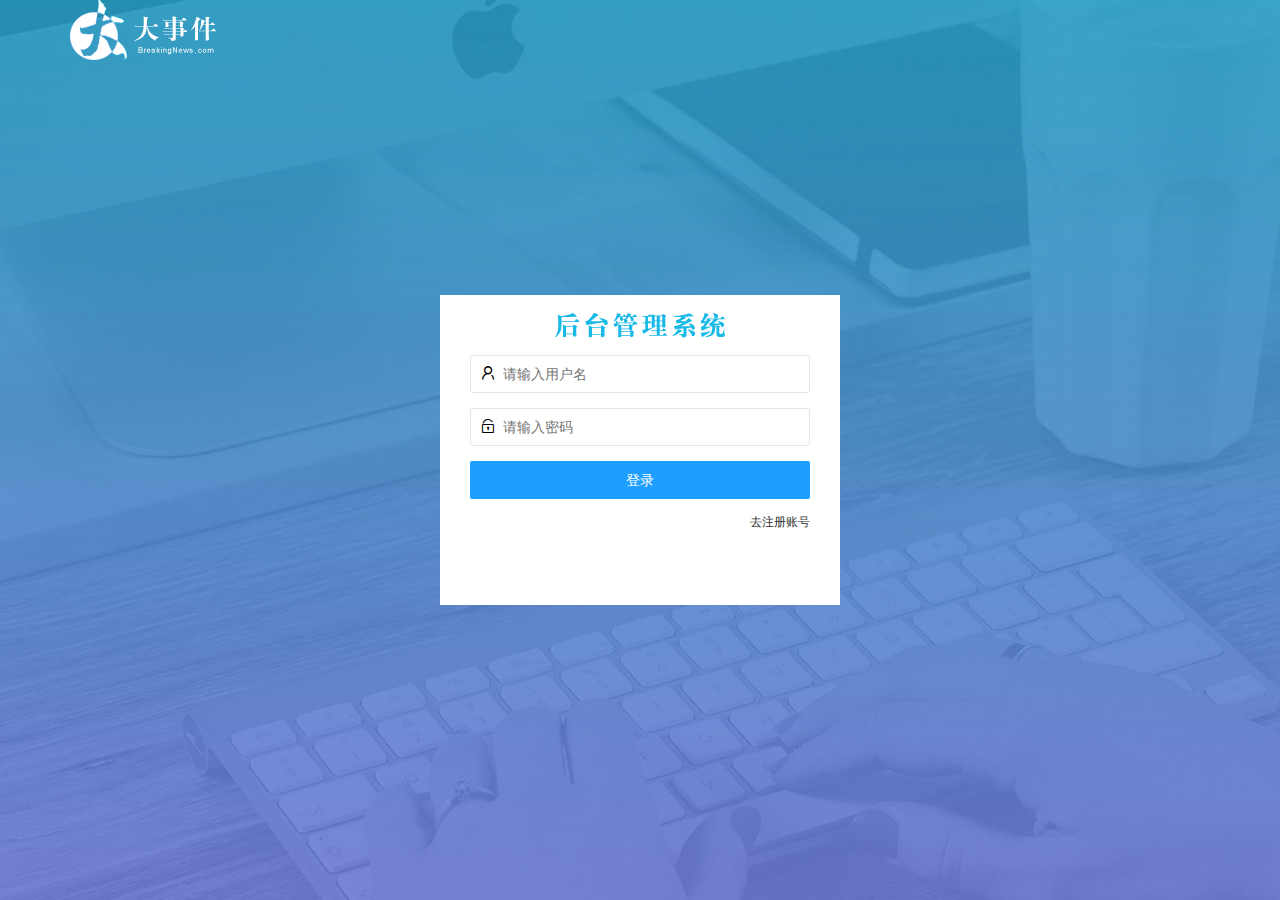
<file: login.html>
<!DOCTYPE html>
<html lang="en">

<head>
    <meta charset="UTF-8">
    <meta name="viewport" content="width=device-width, initial-scale=1.0">
    <title>大事件-登录/注册</title>
    <link rel="stylesheet" href="/assets/lib/layui/css/layui.css" />
    <link rel="stylesheet" href="/assets/css/login.css" />

</head>

<body>
    <!-- 头部logo区域 -->
    <div class="layui-main">
        <img src="/assets/images/logo.png" alt="">
    </div>

    <div class="loginAndRegBox">
        <div class="title-box"></div>
        <!-- 登录的div -->
        <div class="login-box">
            <!-- 登录的表单 -->
            <form class="layui-form" action="" id="form_login">
                <!-- 用户名 -->
                <div class="layui-form-item">
                    <i class="layui-icon layui-icon-username"></i>
                    <input type="text" name="username" required lay-verify="required" placeholder="请输入用户名"
                        autocomplete="off" class="layui-input">
                </div>
                <!-- 密码 -->
                <div class="layui-form-item">
                    <i class="layui-icon layui-icon-password"></i>
                    <input type="password" name="password" required lay-verify="required|pwd" placeholder="请输入密码"
                        autocomplete="off" class="layui-input">
                </div>
                <!-- 提交按钮 -->
                <div class="layui-form-item">
                    <button class="layui-btn layui-btn-fluid layui-btn-normal" lay-submit>登录</button>
                </div>
                <div class="layui-form-item links">
                    <a href="javascript:;" id="link_reg">去注册账号</a>
                </div>
            </form>


        </div>
        <!-- 注册的div -->
        <div class="reg-box">
            <form class="layui-form" action="" id="form_reg">
                <!-- 用户名 -->
                <div class="layui-form-item">
                    <i class="layui-icon layui-icon-username"></i>
                    <input type="text" name="username" required lay-verify="required" placeholder="请输入用户名"
                        autocomplete="off" class="layui-input">
                </div>
                <!-- 密码 -->
                <div class="layui-form-item">
                    <i class="layui-icon layui-icon-password"></i>
                    <input type="password" name="password" required lay-verify="required|pwd" placeholder="请输入密码"
                        autocomplete="off" class="layui-input">
                </div>
                <!-- 密码确认框 -->
                <div class="layui-form-item">
                    <i class="layui-icon layui-icon-password"></i>
                    <input type="password" name="repassword" required lay-verify="required|repwd" placeholder="再次确认密码"
                        autocomplete="off" class="layui-input">
                </div>
                <!-- 注册按钮 -->
                <div class="layui-form-item">
                    <button class="layui-btn layui-btn-fluid layui-btn-normal" lay-submit>注册</button>
                </div>
                <div class="layui-form-item links">
                    <a href="javascript:;" id="link_login">去登陆</a>
                </div>
            </form>
            
        </div>
    </div>
    <script src="/assets/lib/layui/layui.all.js"></script>
    <script src="/assets/lib/jquery.js"></script>
    <script src="/assets/js/baseAPI.js"></script>
    <script src="/assets/js/login.js"></script>

</body>

</html>
</file>
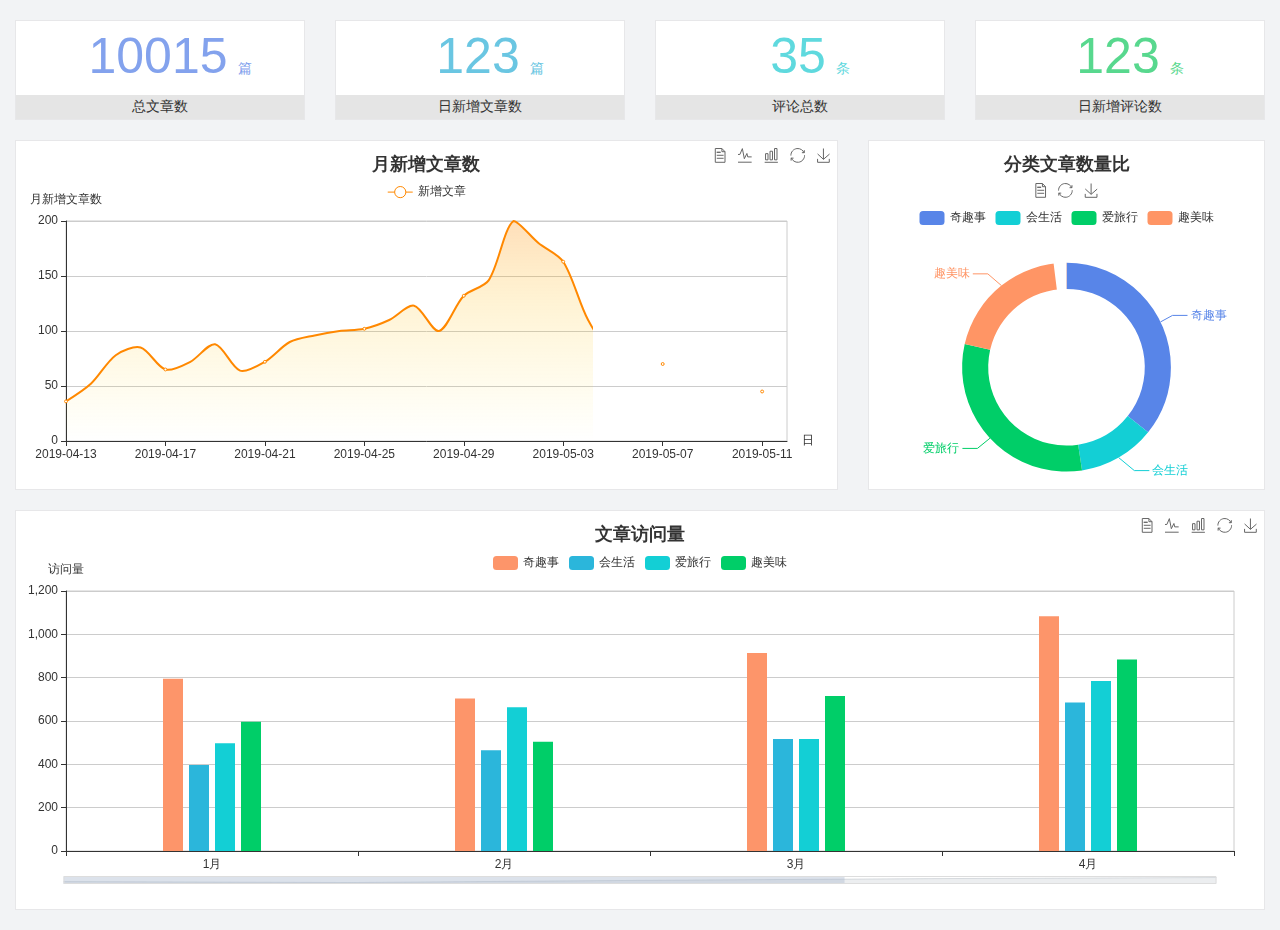
<file: home/dashboard.html>
<!DOCTYPE html>
<html lang="en">

<head>
  <meta charset="UTF-8">
  <meta name="viewport" content="width=device-width, initial-scale=1.0">
  <meta http-equiv="X-UA-Compatible" content="ie=edge">
  <title>图表统计</title>
  <link rel="stylesheet" href="../../assets/lib/bootstrap.css" />
  <link rel="stylesheet" href="../../assets/lib/main.css" />
  <script src="../../assets/lib/jquery.js"></script>
  <script type="text/javascript" src="../../assets/lib/echarts.min.js"></script>
</head>

<body>
  <div class="container-fluid">
    <div class="row spannel_list">
      <div class="col-sm-3 col-xs-6">
        <div class="spannel">
          <em>10015</em><span>篇</span>
          <b>总文章数</b>
        </div>
      </div>
      <div class="col-sm-3 col-xs-6">
        <div class="spannel scolor01">
          <em>123</em><span>篇</span>
          <b>日新增文章数</b>
        </div>
      </div>
      <div class="col-sm-3 col-xs-6">
        <div class="spannel scolor02">
          <em>35</em><span>条</span>
          <b>评论总数</b>
        </div>
      </div>
      <div class="col-sm-3 col-xs-6">
        <div class="spannel scolor03">
          <em>123</em><span>条</span>
          <b>日新增评论数</b>
        </div>
      </div>
    </div>
  </div>

  <div class="container-fluid">
    <div class="row curve-pie">
      <div class="col-lg-8 col-md-8">
        <div class="gragh_pannel" id="curve_show"></div>
      </div>
      <div class="col-lg-4 col-md-4">
        <div class="gragh_pannel" id="pie_show"></div>
      </div>
    </div>
  </div>

  <div class="container-fluid">
    <div class="column_pannel" id="column_show"></div>
  </div>

  <script>
    var oChart = echarts.init(document.getElementById('curve_show'));
    var aList_all = [
      { 'count': 36, 'date': '2019-04-13' },
      { 'count': 52, 'date': '2019-04-14' },
      { 'count': 78, 'date': '2019-04-15' },
      { 'count': 85, 'date': '2019-04-16' },
      { 'count': 65, 'date': '2019-04-17' },
      { 'count': 72, 'date': '2019-04-18' },
      { 'count': 88, 'date': '2019-04-19' },
      { 'count': 64, 'date': '2019-04-20' },
      { 'count': 72, 'date': '2019-04-21' },
      { 'count': 90, 'date': '2019-04-22' },
      { 'count': 96, 'date': '2019-04-23' },
      { 'count': 100, 'date': '2019-04-24' },
      { 'count': 102, 'date': '2019-04-25' },
      { 'count': 110, 'date': '2019-04-26' },
      { 'count': 123, 'date': '2019-04-27' },
      { 'count': 100, 'date': '2019-04-28' },
      { 'count': 132, 'date': '2019-04-29' },
      { 'count': 146, 'date': '2019-04-30' },
      { 'count': 200, 'date': '2019-05-01' },
      { 'count': 180, 'date': '2019-05-02' },
      { 'count': 163, 'date': '2019-05-03' },
      { 'count': 110, 'date': '2019-05-04' },
      { 'count': 80, 'date': '2019-05-05' },
      { 'count': 82, 'date': '2019-05-06' },
      { 'count': 70, 'date': '2019-05-07' },
      { 'count': 65, 'date': '2019-05-08' },
      { 'count': 54, 'date': '2019-05-09' },
      { 'count': 40, 'date': '2019-05-10' },
      { 'count': 45, 'date': '2019-05-11' },
      { 'count': 38, 'date': '2019-05-12' },
    ];

    let aCount = [];
    let aDate = [];

    for (var i = 0; i < aList_all.length; i++) {
      aCount.push(aList_all[i].count);
      aDate.push(aList_all[i].date);
    }

    var chartopt = {
      title: {
        text: '月新增文章数',
        left: 'center',
        top: '10'
      },
      tooltip: {
        trigger: 'axis'
      },
      legend: {
        data: ['新增文章'],
        top: '40'
      },
      toolbox: {
        show: true,
        feature: {
          mark: { show: true },
          dataView: { show: true, readOnly: false },
          magicType: { show: true, type: ['line', 'bar'] },
          restore: { show: true },
          saveAsImage: { show: true }
        }
      },
      calculable: true,
      xAxis: [
        {
          name: '日',
          type: 'category',
          boundaryGap: false,
          data: aDate
        }
      ],
      yAxis: [
        {
          name: '月新增文章数',
          type: 'value'
        }
      ],
      series: [
        {
          name: '新增文章',
          type: 'line',
          smooth: true,
          itemStyle: { normal: { areaStyle: { type: 'default' }, color: '#f80' }, lineStyle: { color: '#f80' } },
          data: aCount
        }],
      areaStyle: {
        normal: {
          color: new echarts.graphic.LinearGradient(0, 0, 0, 1, [{
            offset: 0,
            color: 'rgba(255,136,0,0.39)'
          }, {
            offset: .34,
            color: 'rgba(255,180,0,0.25)'
          }, {
            offset: 1,
            color: 'rgba(255,222,0,0.00)'
          }])

        }
      },
      grid: {
        show: true,
        x: 50,
        x2: 50,
        y: 80,
        height: 220
      }
    };

    oChart.setOption(chartopt);


    var oPie = echarts.init(document.getElementById('pie_show'));
    var oPieopt =
    {
      title: {
        top: 10,
        text: '分类文章数量比',
        x: 'center'
      },
      tooltip: {
        trigger: 'item',
        formatter: "{a} <br/>{b} : {c} ({d}%)"
      },
      color: ['#5885e8', '#13cfd5', '#00ce68', '#ff9565'],
      legend: {
        x: 'center',
        top: 65,
        data: ['奇趣事', '会生活', '爱旅行', '趣美味']
      },
      toolbox: {
        show: true,
        x: 'center',
        top: 35,
        feature: {
          mark: { show: true },
          dataView: { show: true, readOnly: false },
          magicType: {
            show: true,
            type: ['pie', 'funnel'],
            option: {
              funnel: {
                x: '25%',
                width: '50%',
                funnelAlign: 'left',
                max: 1548
              }
            }
          },
          restore: { show: true },
          saveAsImage: { show: true }
        }
      },
      calculable: true,
      series: [
        {
          name: '访问来源',
          type: 'pie',
          radius: ['45%', '60%'],
          center: ['50%', '65%'],
          data: [
            { value: 300, name: '奇趣事' },
            { value: 100, name: '会生活' },
            { value: 260, name: '爱旅行' },
            { value: 180, name: '趣美味' }
          ]
        }
      ]
    };
    oPie.setOption(oPieopt);



    var oColumn = this.echarts.init(document.getElementById('column_show'));
    var oColumnopt =
    {
      title: {
        text: '文章访问量',
        left: 'center',
        top: '10'
      },
      tooltip: {
        trigger: 'axis'
      },
      legend: {
        data: ['奇趣事', '会生活', '爱旅行', '趣美味'],
        top: '40'
      },
      toolbox: {
        show: true,
        feature: {
          mark: { show: true },
          dataView: { show: true, readOnly: false },
          magicType: { show: true, type: ['line', 'bar'] },
          restore: { show: true },
          saveAsImage: { show: true }
        }
      },
      calculable: true,
      xAxis: [
        {
          type: 'category',
          data: ['1月', '2月', '3月', '4月', '5月']
        }
      ],
      yAxis: [
        {
          name: '访问量',
          type: 'value'
        }
      ],
      series: [
        {
          name: '奇趣事',
          type: 'bar',
          barWidth: 20,
          itemStyle: {
            normal: { areaStyle: { type: 'default' }, color: '#fd956a' }
          },
          data: [800, 708, 920, 1090, 1200]
        },
        {
          name: '会生活',
          type: 'bar',
          barWidth: 20,
          itemStyle: {
            normal: { areaStyle: { type: 'default' }, color: '#2bb6db' }
          },
          data: [400, 468, 520, 690, 800]
        },
        {
          name: '爱旅行',
          type: 'bar',
          barWidth: 20,
          itemStyle: {
            normal: { areaStyle: { type: 'default' }, color: '#13cfd5' }
          },
          data: [500, 668, 520, 790, 900]
        },
        {
          name: '趣美味',
          type: 'bar',
          barWidth: 20,
          itemStyle: {
            normal: { areaStyle: { type: 'default' }, color: '#00ce68' }
          },
          data: [600, 508, 720, 890, 1000]
        }
      ],
      grid: {
        show: true,
        x: 50,
        x2: 30,
        y: 80,
        height: 260
      },
      dataZoom: [//给x轴设置滚动条
        {
          start: 0,//默认为0
          end: 100 - 1000 / 31,//默认为100
          type: 'slider',
          show: true,
          xAxisIndex: [0],
          handleSize: 0,//滑动条的 左右2个滑动条的大小
          height: 8,//组件高度
          left: 45, //左边的距离
          right: 50,//右边的距离
          bottom: 26,//右边的距离
          handleColor: '#ddd',//h滑动图标的颜色
          handleStyle: {
            borderColor: "#cacaca",
            borderWidth: "1",
            shadowBlur: 2,
            background: "#ddd",
            shadowColor: "#ddd",
          }
        }]
    };
    oColumn.setOption(oColumnopt);
  </script>
</body>

</html>
</file>
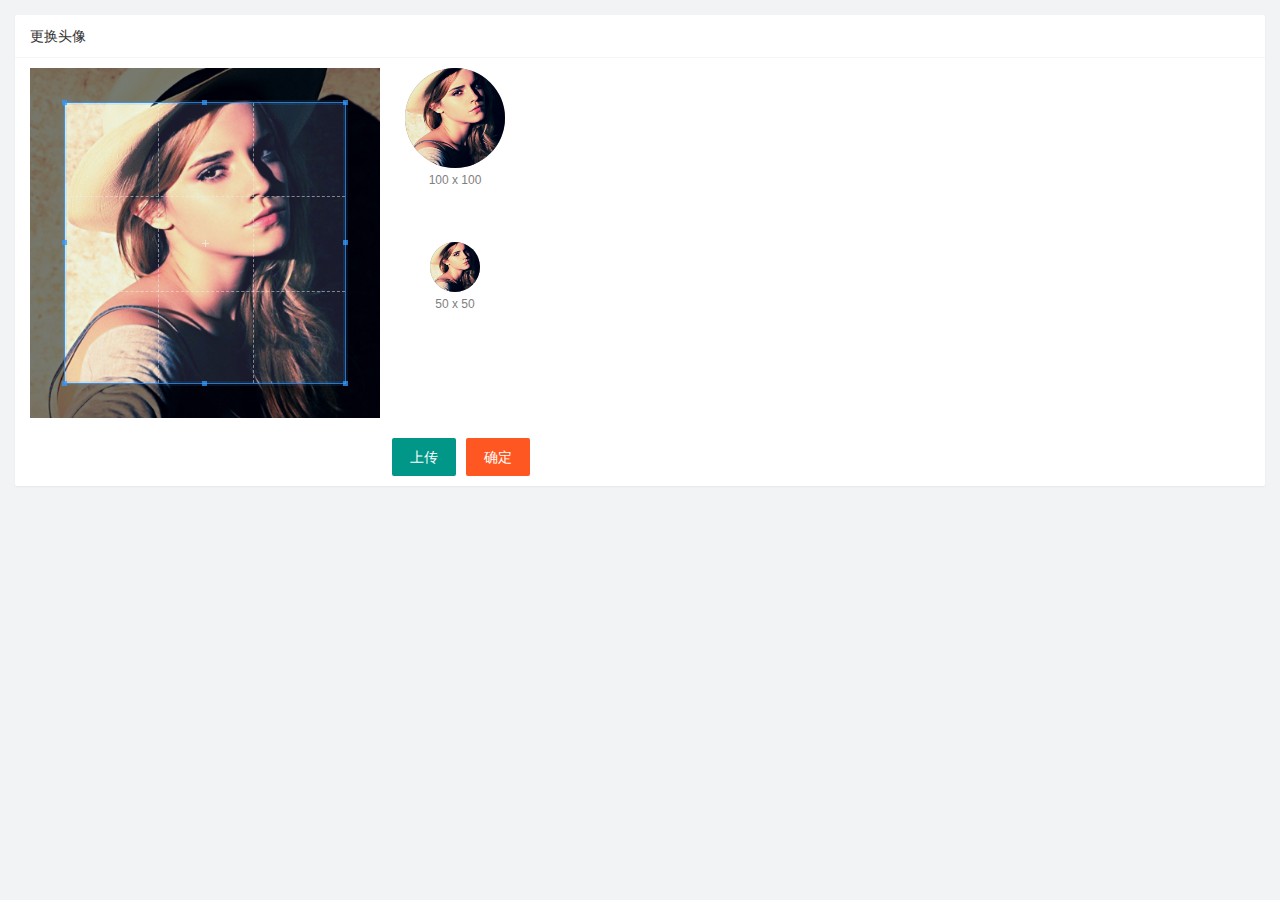
<file: user/user_avatar.html>
<!DOCTYPE html>
<html lang="en">
  <head>
    <meta charset="UTF-8" />
    <meta name="viewport" content="width=device-width, initial-scale=1.0" />
    <title>Document</title>
    <link rel="stylesheet" href="/assets/lib/layui/css/layui.css" />
    <link rel="stylesheet" href="/assets/lib/cropper/cropper.css" />
    <link rel="stylesheet" href="/assets/css/user/user_avatar.css" />
  </head>
  <body>
    <!-- 卡片区域 -->
    <div class="layui-card">
      <div class="layui-card-header">更换头像</div>
      <div class="layui-card-body">
        <!-- 第一行的图片裁剪和预览区域 -->
        <div class="row1">
          <!-- 图片裁剪区域 -->
          <div class="cropper-box">
            <!-- 这个 img 标签很重要，将来会把它初始化为裁剪区域 -->
            <img id="image" src="/assets/images/sample.jpg" />
          </div>
          <!-- 图片的预览区域 -->
          <div class="preview-box">
            <div>
              <!-- 宽高为 100px 的预览区域 -->
              <div class="img-preview w100"></div>
              <p class="size">100 x 100</p>
            </div>
            <div>
              <!-- 宽高为 50px 的预览区域 -->
              <div class="img-preview w50"></div>
              <p class="size">50 x 50</p>
            </div>
          </div>
        </div>

        <!-- 第二行的按钮区域 -->
        <div class="row2">
          <!-- 通过 accept 属性，可以指定，允许用户选择什么类型的文件 -->
          <input type="file" id="file" accept="image/png,image/jpeg,image/img" />
          <button type="button" class="layui-btn" id="btnChooseImage">上传</button>
          <button type="button" class="layui-btn layui-btn-danger" id="btnUpload">确定</button>
        </div>
      </div>
    </div>

    <script src="/assets/lib/layui/layui.all.js"></script>
    <script src="/assets/lib/jquery.js"></script>
    <script src="/assets/lib/cropper/Cropper.js"></script>
    <script src="/assets/lib/cropper/jquery-cropper.js"></script>
    <script src="/assets/js/baseAPI.js"></script>
    <script src="/assets/js/user/user_avatar.js"></script>
  </body>
</html>
</file>
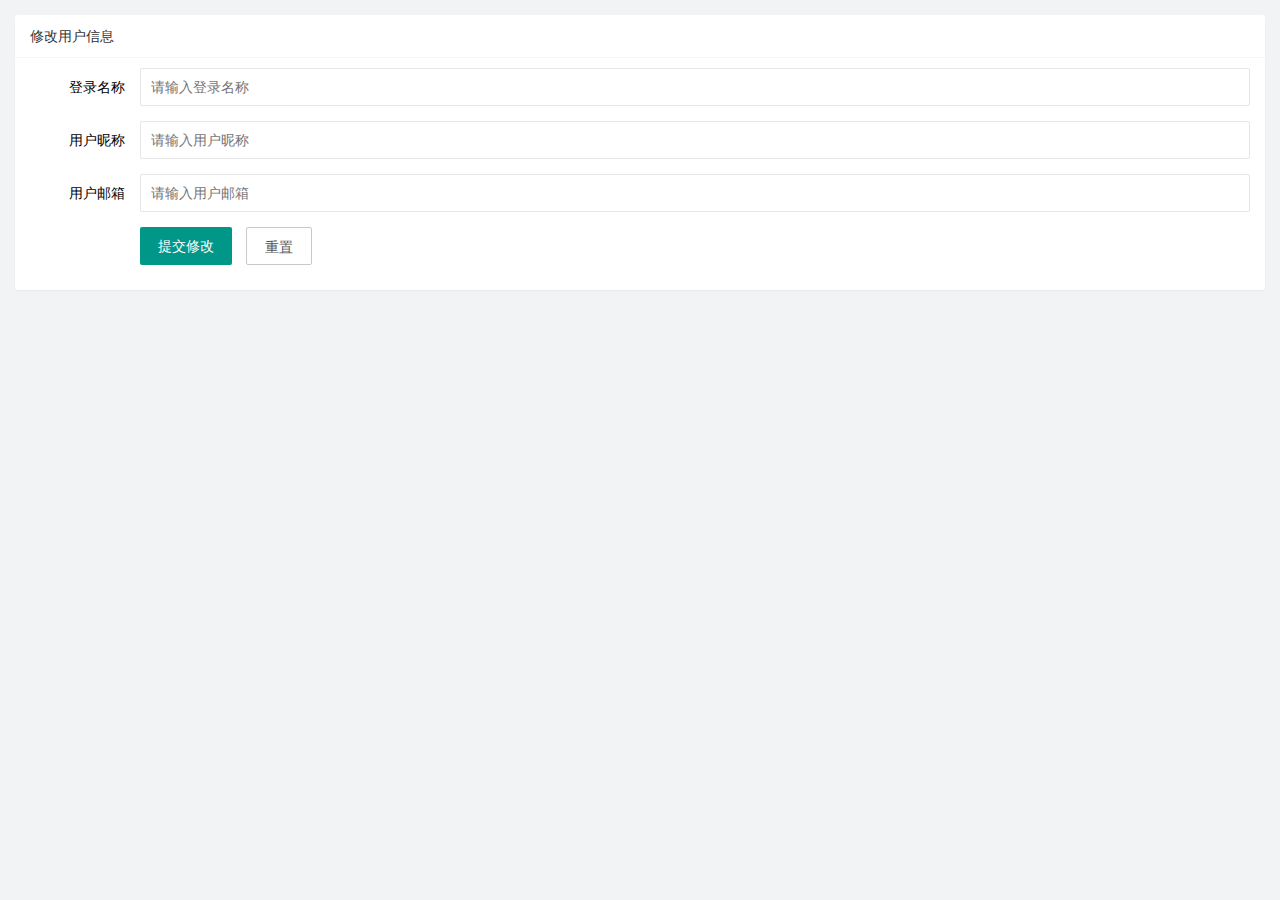
<file: user/user_info.html>
<!DOCTYPE html>
<html lang="en">

<head>
    <meta charset="UTF-8" />
    <meta name="viewport" content="width=device-width, initial-scale=1.0" />
    <title>Document</title>
    <!-- 导入 layui 的样式 -->
    <link rel="stylesheet" href="/assets/lib/layui/css/layui.css" />
    <!-- 导入自己的样式 -->
    <link rel="stylesheet" href="/assets/css/user/user_info.css" />
</head>

<body>
    <!-- 卡片区域 -->
    <div class="layui-card">
        <div class="layui-card-header">修改用户信息</div>
        <div class="layui-card-body">
            <!-- form 表单区域 -->
            <form class="layui-form" action="" lay-filter="formUserInfo">
                <!-- 这是隐藏域 -->
                <input type="hidden" name="id" value="" />
                <div class="layui-form-item">
                    <label class="layui-form-label">登录名称</label>
                    <div class="layui-input-block">
                        <input type="text" name="username" required lay-verify="required" placeholder="请输入登录名称"
                            autocomplete="off" class="layui-input" readOnly/>
                    </div>
                </div>
                <div class="layui-form-item">
                    <label class="layui-form-label">用户昵称</label>
                    <div class="layui-input-block">
                        <input type="text" name="nickname" required lay-verify="required|nickname" placeholder="请输入用户昵称"
                            autocomplete="off" class="layui-input" />
                    </div>
                </div>
                <div class="layui-form-item">
                    <label class="layui-form-label">用户邮箱</label>
                    <div class="layui-input-block">
                        <input type="text" name="email" required lay-verify="required|email" placeholder="请输入用户邮箱"
                            autocomplete="off" class="layui-input" />
                    </div>
                </div>
                <div class="layui-form-item">
                    <div class="layui-input-block">
                        <button class="layui-btn" lay-submit lay-filter="formDemo">提交修改</button>
                        <button type="reset" id="btnReset" class="layui-btn layui-btn-primary">重置</button>
                    </div>
                </div>
            </form>
        </div>
    </div>
    <!-- 导入 layui 的 js -->
    <script src="/assets/lib/layui/layui.all.js"></script>
    
    <!-- 导入 jquery -->
    <script src="/assets/lib/jquery.js"></script>
    <!-- 导入自己的 js -->
    <script src="/assets/js/user/user_info.js"></script>
    <script src="/assets/js/baseAPI.js"></script>
</body>

</html>
</file>
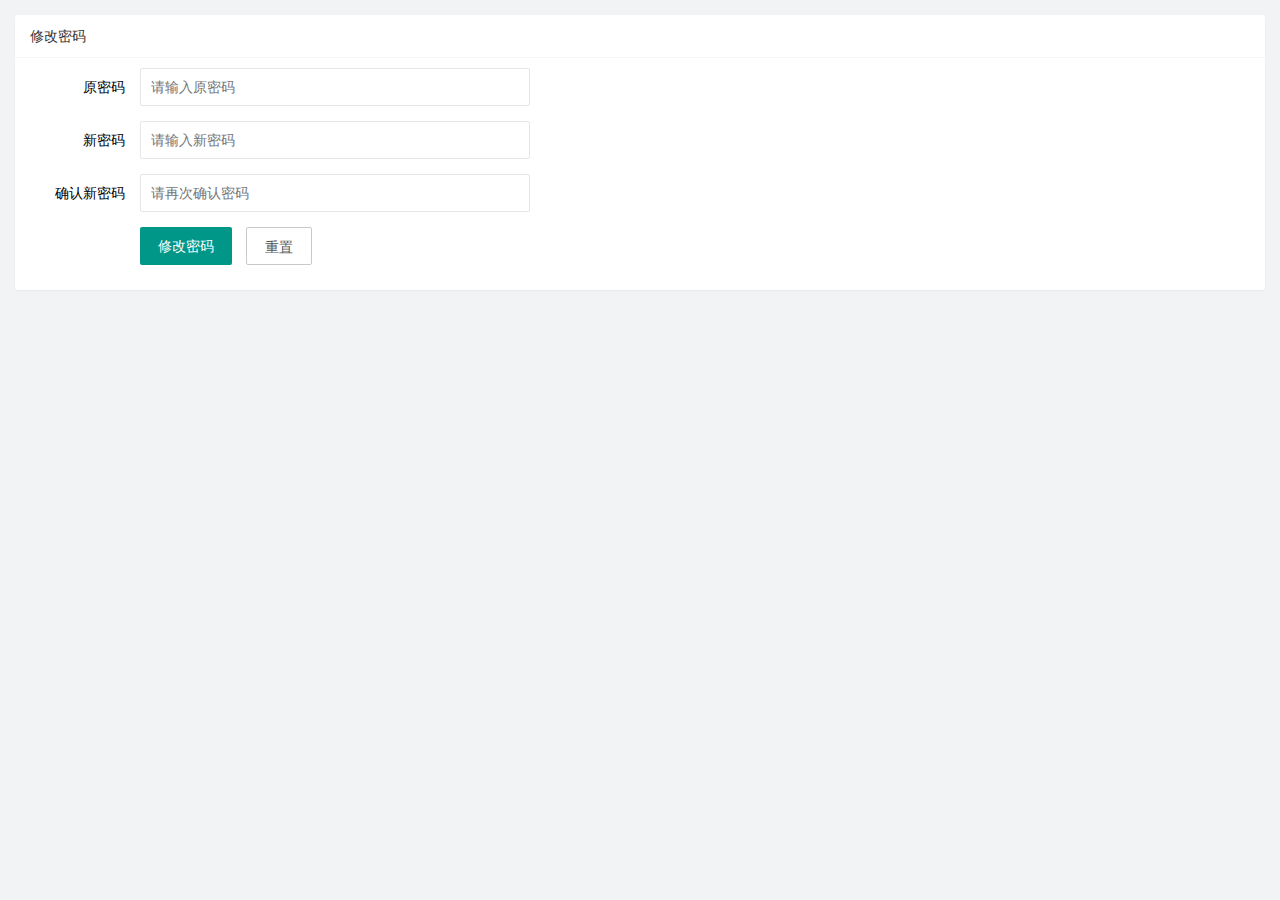
<file: user/user_pwd.html>
<!DOCTYPE html>
<html lang="en">

<head>
    <meta charset="UTF-8" />
    <meta name="viewport" content="width=device-width, initial-scale=1.0" />
    <title>Document</title>
    <link rel="stylesheet" href="/assets/lib/layui/css/layui.css" />
    <link rel="stylesheet" href="/assets/css/user/user_pwd.css" />
</head>

<body>
    <!-- 卡片区域 -->
    <div class="layui-card">
        <div class="layui-card-header">修改密码</div>
        <div class="layui-card-body">
            <form class="layui-form">
                <div class="layui-form-item">
                    <label class="layui-form-label">原密码</label>
                    <div class="layui-input-block">
                        <input type="password" name="oldPwd" required lay-verify="required|pwd" placeholder="请输入原密码"
                            autocomplete="off" class="layui-input" />
                    </div>
                </div>
                <div class="layui-form-item">
                    <label class="layui-form-label">新密码</label>
                    <div class="layui-input-block">
                        <input type="password" name="newPwd" required lay-verify="required|pwd|samePwd" placeholder="请输入新密码"
                            autocomplete="off" class="layui-input" />
                    </div>
                </div>
                <div class="layui-form-item">
                    <label class="layui-form-label">确认新密码</label>
                    <div class="layui-input-block">
                        <input type="password" name="rePwd" required lay-verify="required|pwd|rePwd" placeholder="请再次确认密码"
                            autocomplete="off" class="layui-input" />
                    </div>
                </div>
                <div class="layui-form-item">
                    <div class="layui-input-block">
                        <button class="layui-btn" lay-submit lay-filter="formDemo">修改密码</button>
                        <button type="reset" class="layui-btn layui-btn-primary">重置</button>
                    </div>
                </div>
            </form>
        </div>
    </div>
    <!-- 导入 layui 的 js -->
    <script src="/assets/lib/layui/layui.all.js"></script>
    <!-- 导入 jQuery -->
    <script src="/assets/lib/jquery.js"></script>
    <!-- 导入 baseAPI -->
    <script src="/assets/js/baseAPI.js"></script>
    <!-- 导入自己的 js -->
    <script src="/assets/js/user/user_pwd.js"></script>
</body>

</html>
</file>
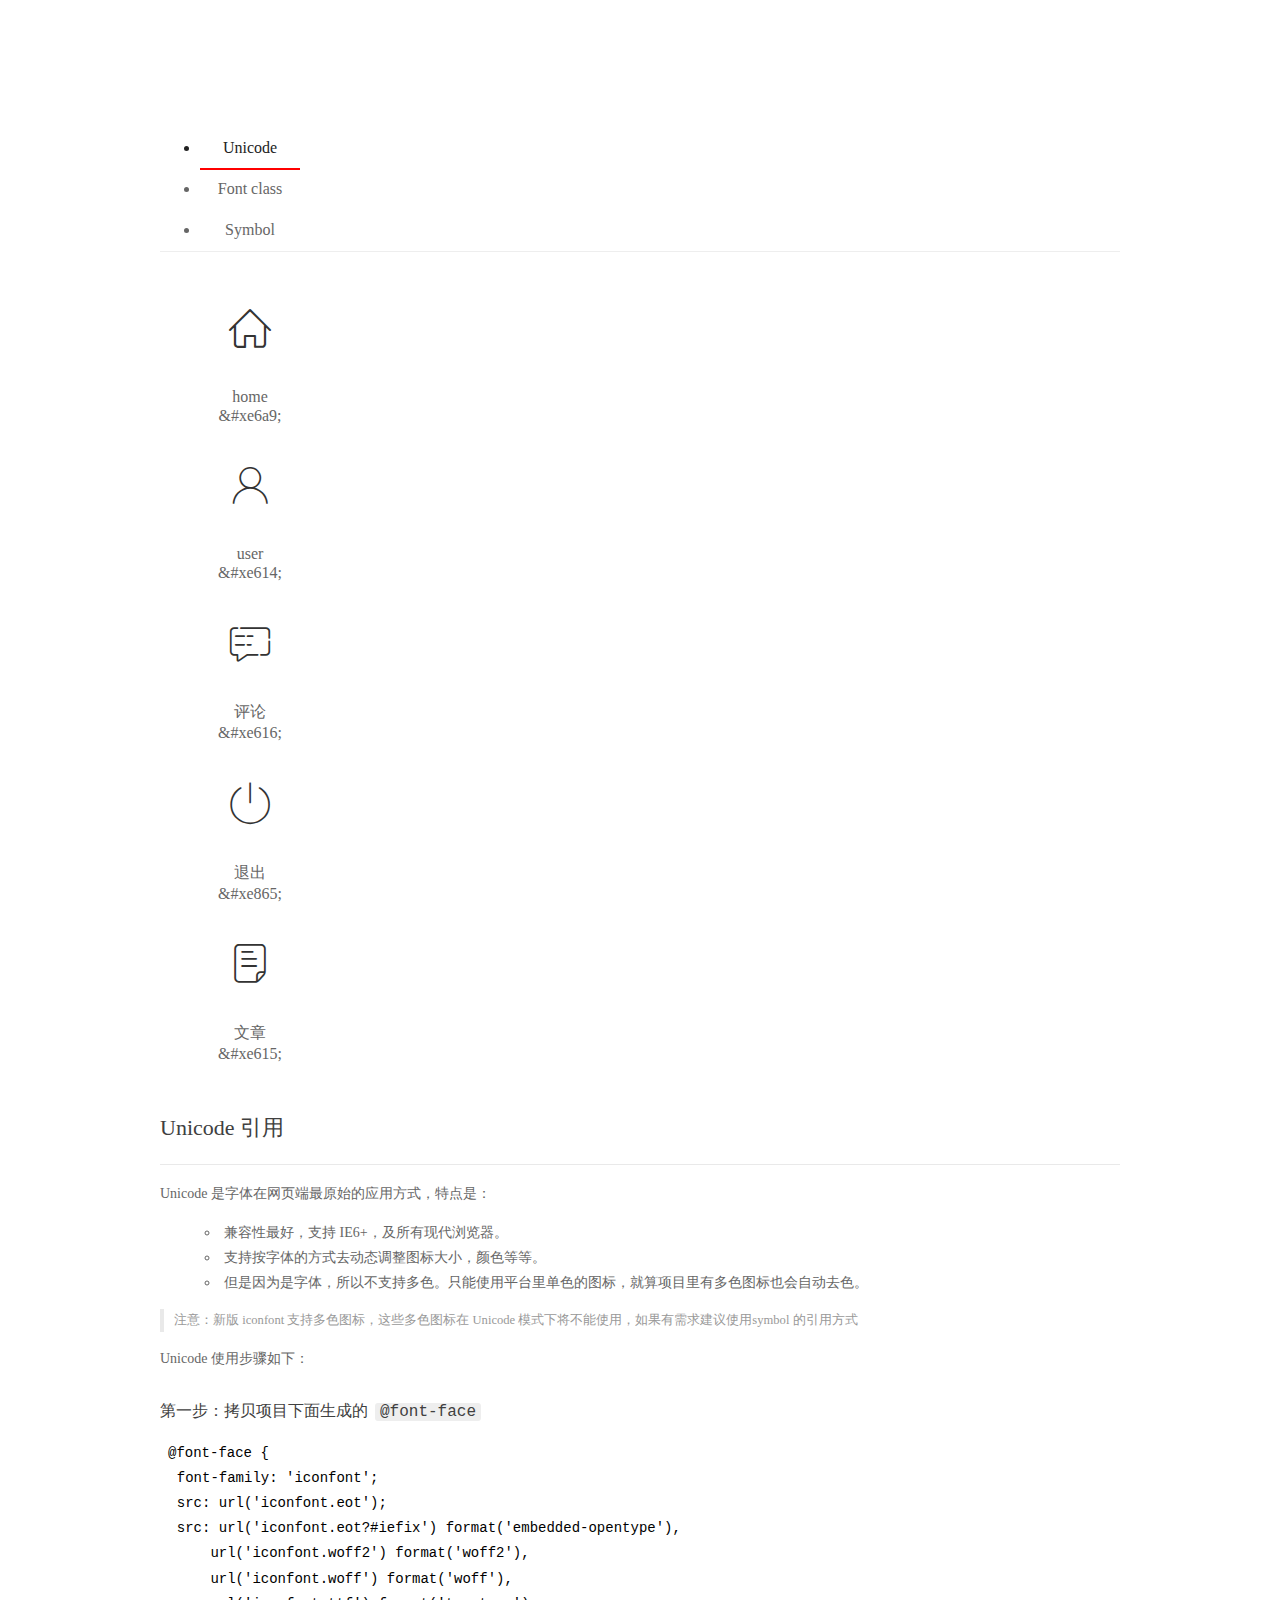
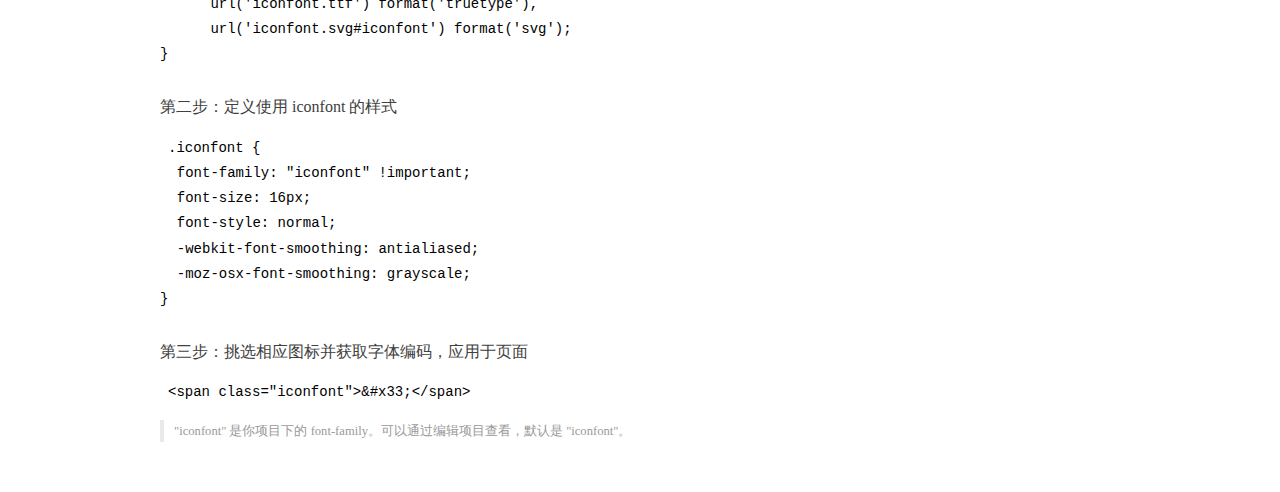
<file: assets/fonts/demo_index.html>
<!DOCTYPE html>
<html>
<head>
  <meta charset="utf-8"/>
  <title>IconFont Demo</title>
  <link rel="shortcut icon" href="https://gtms04.alicdn.com/tps/i4/TB1_oz6GVXXXXaFXpXXJDFnIXXX-64-64.ico" type="image/x-icon"/>
  <link rel="stylesheet" href="https://g.alicdn.com/thx/cube/1.3.2/cube.min.css">
  <link rel="stylesheet" href="demo.css">
  <link rel="stylesheet" href="iconfont.css">
  <script src="iconfont.js"></script>
  <!-- jQuery -->
  <script src="https://a1.alicdn.com/oss/uploads/2018/12/26/7bfddb60-08e8-11e9-9b04-53e73bb6408b.js"></script>
  <!-- 代码高亮 -->
  <script src="https://a1.alicdn.com/oss/uploads/2018/12/26/a3f714d0-08e6-11e9-8a15-ebf944d7534c.js"></script>
</head>
<body>
  <div class="main">
    <h1 class="logo"><a href="https://www.iconfont.cn/" title="iconfont 首页" target="_blank">&#xe86b;</a></h1>
    <div class="nav-tabs">
      <ul id="tabs" class="dib-box">
        <li class="dib active"><span>Unicode</span></li>
        <li class="dib"><span>Font class</span></li>
        <li class="dib"><span>Symbol</span></li>
      </ul>
      
    </div>
    <div class="tab-container">
      <div class="content unicode" style="display: block;">
          <ul class="icon_lists dib-box">
          
            <li class="dib">
              <span class="icon iconfont">&#xe6a9;</span>
                <div class="name">home</div>
                <div class="code-name">&amp;#xe6a9;</div>
              </li>
          
            <li class="dib">
              <span class="icon iconfont">&#xe614;</span>
                <div class="name">user</div>
                <div class="code-name">&amp;#xe614;</div>
              </li>
          
            <li class="dib">
              <span class="icon iconfont">&#xe616;</span>
                <div class="name">评论</div>
                <div class="code-name">&amp;#xe616;</div>
              </li>
          
            <li class="dib">
              <span class="icon iconfont">&#xe865;</span>
                <div class="name">退出</div>
                <div class="code-name">&amp;#xe865;</div>
              </li>
          
            <li class="dib">
              <span class="icon iconfont">&#xe615;</span>
                <div class="name">文章</div>
                <div class="code-name">&amp;#xe615;</div>
              </li>
          
          </ul>
          <div class="article markdown">
          <h2 id="unicode-">Unicode 引用</h2>
          <hr>

          <p>Unicode 是字体在网页端最原始的应用方式，特点是：</p>
          <ul>
            <li>兼容性最好，支持 IE6+，及所有现代浏览器。</li>
            <li>支持按字体的方式去动态调整图标大小，颜色等等。</li>
            <li>但是因为是字体，所以不支持多色。只能使用平台里单色的图标，就算项目里有多色图标也会自动去色。</li>
          </ul>
          <blockquote>
            <p>注意：新版 iconfont 支持多色图标，这些多色图标在 Unicode 模式下将不能使用，如果有需求建议使用symbol 的引用方式</p>
          </blockquote>
          <p>Unicode 使用步骤如下：</p>
          <h3 id="-font-face">第一步：拷贝项目下面生成的 <code>@font-face</code></h3>
<pre><code class="language-css"
>@font-face {
  font-family: 'iconfont';
  src: url('iconfont.eot');
  src: url('iconfont.eot?#iefix') format('embedded-opentype'),
      url('iconfont.woff2') format('woff2'),
      url('iconfont.woff') format('woff'),
      url('iconfont.ttf') format('truetype'),
      url('iconfont.svg#iconfont') format('svg');
}
</code></pre>
          <h3 id="-iconfont-">第二步：定义使用 iconfont 的样式</h3>
<pre><code class="language-css"
>.iconfont {
  font-family: "iconfont" !important;
  font-size: 16px;
  font-style: normal;
  -webkit-font-smoothing: antialiased;
  -moz-osx-font-smoothing: grayscale;
}
</code></pre>
          <h3 id="-">第三步：挑选相应图标并获取字体编码，应用于页面</h3>
<pre>
<code class="language-html"
>&lt;span class="iconfont"&gt;&amp;#x33;&lt;/span&gt;
</code></pre>
          <blockquote>
            <p>"iconfont" 是你项目下的 font-family。可以通过编辑项目查看，默认是 "iconfont"。</p>
          </blockquote>
          </div>
      </div>
      <div class="content font-class">
        <ul class="icon_lists dib-box">
          
          <li class="dib">
            <span class="icon iconfont icon-home"></span>
            <div class="name">
              home
            </div>
            <div class="code-name">.icon-home
            </div>
          </li>
          
          <li class="dib">
            <span class="icon iconfont icon-user"></span>
            <div class="name">
              user
            </div>
            <div class="code-name">.icon-user
            </div>
          </li>
          
          <li class="dib">
            <span class="icon iconfont icon-pinglun"></span>
            <div class="name">
              评论
            </div>
            <div class="code-name">.icon-pinglun
            </div>
          </li>
          
          <li class="dib">
            <span class="icon iconfont icon-tuichu"></span>
            <div class="name">
              退出
            </div>
            <div class="code-name">.icon-tuichu
            </div>
          </li>
          
          <li class="dib">
            <span class="icon iconfont icon-16"></span>
            <div class="name">
              文章
            </div>
            <div class="code-name">.icon-16
            </div>
          </li>
          
        </ul>
        <div class="article markdown">
        <h2 id="font-class-">font-class 引用</h2>
        <hr>

        <p>font-class 是 Unicode 使用方式的一种变种，主要是解决 Unicode 书写不直观，语意不明确的问题。</p>
        <p>与 Unicode 使用方式相比，具有如下特点：</p>
        <ul>
          <li>兼容性良好，支持 IE8+，及所有现代浏览器。</li>
          <li>相比于 Unicode 语意明确，书写更直观。可以很容易分辨这个 icon 是什么。</li>
          <li>因为使用 class 来定义图标，所以当要替换图标时，只需要修改 class 里面的 Unicode 引用。</li>
          <li>不过因为本质上还是使用的字体，所以多色图标还是不支持的。</li>
        </ul>
        <p>使用步骤如下：</p>
        <h3 id="-fontclass-">第一步：引入项目下面生成的 fontclass 代码：</h3>
<pre><code class="language-html">&lt;link rel="stylesheet" href="./iconfont.css"&gt;
</code></pre>
        <h3 id="-">第二步：挑选相应图标并获取类名，应用于页面：</h3>
<pre><code class="language-html">&lt;span class="iconfont icon-xxx"&gt;&lt;/span&gt;
</code></pre>
        <blockquote>
          <p>"
            iconfont" 是你项目下的 font-family。可以通过编辑项目查看，默认是 "iconfont"。</p>
        </blockquote>
      </div>
      </div>
      <div class="content symbol">
          <ul class="icon_lists dib-box">
          
            <li class="dib">
                <svg class="icon svg-icon" aria-hidden="true">
                  <use xlink:href="#icon-home"></use>
                </svg>
                <div class="name">home</div>
                <div class="code-name">#icon-home</div>
            </li>
          
            <li class="dib">
                <svg class="icon svg-icon" aria-hidden="true">
                  <use xlink:href="#icon-user"></use>
                </svg>
                <div class="name">user</div>
                <div class="code-name">#icon-user</div>
            </li>
          
            <li class="dib">
                <svg class="icon svg-icon" aria-hidden="true">
                  <use xlink:href="#icon-pinglun"></use>
                </svg>
                <div class="name">评论</div>
                <div class="code-name">#icon-pinglun</div>
            </li>
          
            <li class="dib">
                <svg class="icon svg-icon" aria-hidden="true">
                  <use xlink:href="#icon-tuichu"></use>
                </svg>
                <div class="name">退出</div>
                <div class="code-name">#icon-tuichu</div>
            </li>
          
            <li class="dib">
                <svg class="icon svg-icon" aria-hidden="true">
                  <use xlink:href="#icon-16"></use>
                </svg>
                <div class="name">文章</div>
                <div class="code-name">#icon-16</div>
            </li>
          
          </ul>
          <div class="article markdown">
          <h2 id="symbol-">Symbol 引用</h2>
          <hr>

          <p>这是一种全新的使用方式，应该说这才是未来的主流，也是平台目前推荐的用法。相关介绍可以参考这篇<a href="">文章</a>
            这种用法其实是做了一个 SVG 的集合，与另外两种相比具有如下特点：</p>
          <ul>
            <li>支持多色图标了，不再受单色限制。</li>
            <li>通过一些技巧，支持像字体那样，通过 <code>font-size</code>, <code>color</code> 来调整样式。</li>
            <li>兼容性较差，支持 IE9+，及现代浏览器。</li>
            <li>浏览器渲染 SVG 的性能一般，还不如 png。</li>
          </ul>
          <p>使用步骤如下：</p>
          <h3 id="-symbol-">第一步：引入项目下面生成的 symbol 代码：</h3>
<pre><code class="language-html">&lt;script src="./iconfont.js"&gt;&lt;/script&gt;
</code></pre>
          <h3 id="-css-">第二步：加入通用 CSS 代码（引入一次就行）：</h3>
<pre><code class="language-html">&lt;style&gt;
.icon {
  width: 1em;
  height: 1em;
  vertical-align: -0.15em;
  fill: currentColor;
  overflow: hidden;
}
&lt;/style&gt;
</code></pre>
          <h3 id="-">第三步：挑选相应图标并获取类名，应用于页面：</h3>
<pre><code class="language-html">&lt;svg class="icon" aria-hidden="true"&gt;
  &lt;use xlink:href="#icon-xxx"&gt;&lt;/use&gt;
&lt;/svg&gt;
</code></pre>
          </div>
      </div>

    </div>
  </div>
  <script>
  $(document).ready(function () {
      $('.tab-container .content:first').show()

      $('#tabs li').click(function (e) {
        var tabContent = $('.tab-container .content')
        var index = $(this).index()

        if ($(this).hasClass('active')) {
          return
        } else {
          $('#tabs li').removeClass('active')
          $(this).addClass('active')

          tabContent.hide().eq(index).fadeIn()
        }
      })
    })
  </script>
</body>
</html>
</file>
<file: assets/lib/layui/css/layui.css>
/** layui-v2.5.5 MIT License By https://www.layui.com */
 .layui-inline,img{display:inline-block;vertical-align:middle}h1,h2,h3,h4,h5,h6{font-weight:400}.layui-edge,.layui-header,.layui-inline,.layui-main{position:relative}.layui-body,.layui-edge,.layui-elip{overflow:hidden}.layui-btn,.layui-edge,.layui-inline,img{vertical-align:middle}.layui-btn,.layui-disabled,.layui-icon,.layui-unselect{-moz-user-select:none;-webkit-user-select:none;-ms-user-select:none}.layui-elip,.layui-form-checkbox span,.layui-form-pane .layui-form-label{text-overflow:ellipsis;white-space:nowrap}.layui-breadcrumb,.layui-tree-btnGroup{visibility:hidden}blockquote,body,button,dd,div,dl,dt,form,h1,h2,h3,h4,h5,h6,input,li,ol,p,pre,td,textarea,th,ul{margin:0;padding:0;-webkit-tap-highlight-color:rgba(0,0,0,0)}a:active,a:hover{outline:0}img{border:none}li{list-style:none}table{border-collapse:collapse;border-spacing:0}h4,h5,h6{font-size:100%}button,input,optgroup,option,select,textarea{font-family:inherit;font-size:inherit;font-style:inherit;font-weight:inherit;outline:0}pre{white-space:pre-wrap;white-space:-moz-pre-wrap;white-space:-pre-wrap;white-space:-o-pre-wrap;word-wrap:break-word}body{line-height:24px;font:14px Helvetica Neue,Helvetica,PingFang SC,Tahoma,Arial,sans-serif}hr{height:1px;margin:10px 0;border:0;clear:both}a{color:#333;text-decoration:none}a:hover{color:#777}a cite{font-style:normal;*cursor:pointer}.layui-border-box,.layui-border-box *{box-sizing:border-box}.layui-box,.layui-box *{box-sizing:content-box}.layui-clear{clear:both;*zoom:1}.layui-clear:after{content:'\20';clear:both;*zoom:1;display:block;height:0}.layui-inline{*display:inline;*zoom:1}.layui-edge{display:inline-block;width:0;height:0;border-width:6px;border-style:dashed;border-color:transparent}.layui-edge-top{top:-4px;border-bottom-color:#999;border-bottom-style:solid}.layui-edge-right{border-left-color:#999;border-left-style:solid}.layui-edge-bottom{top:2px;border-top-color:#999;border-top-style:solid}.layui-edge-left{border-right-color:#999;border-right-style:solid}.layui-disabled,.layui-disabled:hover{color:#d2d2d2!important;cursor:not-allowed!important}.layui-circle{border-radius:100%}.layui-show{display:block!important}.layui-hide{display:none!important}@font-face{font-family:layui-icon;src:url(../font/iconfont.eot?v=250);src:url(../font/iconfont.eot?v=250#iefix) format('embedded-opentype'),url(../font/iconfont.woff2?v=250) format('woff2'),url(../font/iconfont.woff?v=250) format('woff'),url(../font/iconfont.ttf?v=250) format('truetype'),url(../font/iconfont.svg?v=250#layui-icon) format('svg')}.layui-icon{font-family:layui-icon!important;font-size:16px;font-style:normal;-webkit-font-smoothing:antialiased;-moz-osx-font-smoothing:grayscale}.layui-icon-reply-fill:before{content:"\e611"}.layui-icon-set-fill:before{content:"\e614"}.layui-icon-menu-fill:before{content:"\e60f"}.layui-icon-search:before{content:"\e615"}.layui-icon-share:before{content:"\e641"}.layui-icon-set-sm:before{content:"\e620"}.layui-icon-engine:before{content:"\e628"}.layui-icon-close:before{content:"\1006"}.layui-icon-close-fill:before{content:"\1007"}.layui-icon-chart-screen:before{content:"\e629"}.layui-icon-star:before{content:"\e600"}.layui-icon-circle-dot:before{content:"\e617"}.layui-icon-chat:before{content:"\e606"}.layui-icon-release:before{content:"\e609"}.layui-icon-list:before{content:"\e60a"}.layui-icon-chart:before{content:"\e62c"}.layui-icon-ok-circle:before{content:"\1005"}.layui-icon-layim-theme:before{content:"\e61b"}.layui-icon-table:before{content:"\e62d"}.layui-icon-right:before{content:"\e602"}.layui-icon-left:before{content:"\e603"}.layui-icon-cart-simple:before{content:"\e698"}.layui-icon-face-cry:before{content:"\e69c"}.layui-icon-face-smile:before{content:"\e6af"}.layui-icon-survey:before{content:"\e6b2"}.layui-icon-tree:before{content:"\e62e"}.layui-icon-upload-circle:before{content:"\e62f"}.layui-icon-add-circle:before{content:"\e61f"}.layui-icon-download-circle:before{content:"\e601"}.layui-icon-templeate-1:before{content:"\e630"}.layui-icon-util:before{content:"\e631"}.layui-icon-face-surprised:before{content:"\e664"}.layui-icon-edit:before{content:"\e642"}.layui-icon-speaker:before{content:"\e645"}.layui-icon-down:before{content:"\e61a"}.layui-icon-file:before{content:"\e621"}.layui-icon-layouts:before{content:"\e632"}.layui-icon-rate-half:before{content:"\e6c9"}.layui-icon-add-circle-fine:before{content:"\e608"}.layui-icon-prev-circle:before{content:"\e633"}.layui-icon-read:before{content:"\e705"}.layui-icon-404:before{content:"\e61c"}.layui-icon-carousel:before{content:"\e634"}.layui-icon-help:before{content:"\e607"}.layui-icon-code-circle:before{content:"\e635"}.layui-icon-water:before{content:"\e636"}.layui-icon-username:before{content:"\e66f"}.layui-icon-find-fill:before{content:"\e670"}.layui-icon-about:before{content:"\e60b"}.layui-icon-location:before{content:"\e715"}.layui-icon-up:before{content:"\e619"}.layui-icon-pause:before{content:"\e651"}.layui-icon-date:before{content:"\e637"}.layui-icon-layim-uploadfile:before{content:"\e61d"}.layui-icon-delete:before{content:"\e640"}.layui-icon-play:before{content:"\e652"}.layui-icon-top:before{content:"\e604"}.layui-icon-friends:before{content:"\e612"}.layui-icon-refresh-3:before{content:"\e9aa"}.layui-icon-ok:before{content:"\e605"}.layui-icon-layer:before{content:"\e638"}.layui-icon-face-smile-fine:before{content:"\e60c"}.layui-icon-dollar:before{content:"\e659"}.layui-icon-group:before{content:"\e613"}.layui-icon-layim-download:before{content:"\e61e"}.layui-icon-picture-fine:before{content:"\e60d"}.layui-icon-link:before{content:"\e64c"}.layui-icon-diamond:before{content:"\e735"}.layui-icon-log:before{content:"\e60e"}.layui-icon-rate-solid:before{content:"\e67a"}.layui-icon-fonts-del:before{content:"\e64f"}.layui-icon-unlink:before{content:"\e64d"}.layui-icon-fonts-clear:before{content:"\e639"}.layui-icon-triangle-r:before{content:"\e623"}.layui-icon-circle:before{content:"\e63f"}.layui-icon-radio:before{content:"\e643"}.layui-icon-align-center:before{content:"\e647"}.layui-icon-align-right:before{content:"\e648"}.layui-icon-align-left:before{content:"\e649"}.layui-icon-loading-1:before{content:"\e63e"}.layui-icon-return:before{content:"\e65c"}.layui-icon-fonts-strong:before{content:"\e62b"}.layui-icon-upload:before{content:"\e67c"}.layui-icon-dialogue:before{content:"\e63a"}.layui-icon-video:before{content:"\e6ed"}.layui-icon-headset:before{content:"\e6fc"}.layui-icon-cellphone-fine:before{content:"\e63b"}.layui-icon-add-1:before{content:"\e654"}.layui-icon-face-smile-b:before{content:"\e650"}.layui-icon-fonts-html:before{content:"\e64b"}.layui-icon-form:before{content:"\e63c"}.layui-icon-cart:before{content:"\e657"}.layui-icon-camera-fill:before{content:"\e65d"}.layui-icon-tabs:before{content:"\e62a"}.layui-icon-fonts-code:before{content:"\e64e"}.layui-icon-fire:before{content:"\e756"}.layui-icon-set:before{content:"\e716"}.layui-icon-fonts-u:before{content:"\e646"}.layui-icon-triangle-d:before{content:"\e625"}.layui-icon-tips:before{content:"\e702"}.layui-icon-picture:before{content:"\e64a"}.layui-icon-more-vertical:before{content:"\e671"}.layui-icon-flag:before{content:"\e66c"}.layui-icon-loading:before{content:"\e63d"}.layui-icon-fonts-i:before{content:"\e644"}.layui-icon-refresh-1:before{content:"\e666"}.layui-icon-rmb:before{content:"\e65e"}.layui-icon-home:before{content:"\e68e"}.layui-icon-user:before{content:"\e770"}.layui-icon-notice:before{content:"\e667"}.layui-icon-login-weibo:before{content:"\e675"}.layui-icon-voice:before{content:"\e688"}.layui-icon-upload-drag:before{content:"\e681"}.layui-icon-login-qq:before{content:"\e676"}.layui-icon-snowflake:before{content:"\e6b1"}.layui-icon-file-b:before{content:"\e655"}.layui-icon-template:before{content:"\e663"}.layui-icon-auz:before{content:"\e672"}.layui-icon-console:before{content:"\e665"}.layui-icon-app:before{content:"\e653"}.layui-icon-prev:before{content:"\e65a"}.layui-icon-website:before{content:"\e7ae"}.layui-icon-next:before{content:"\e65b"}.layui-icon-component:before{content:"\e857"}.layui-icon-more:before{content:"\e65f"}.layui-icon-login-wechat:before{content:"\e677"}.layui-icon-shrink-right:before{content:"\e668"}.layui-icon-spread-left:before{content:"\e66b"}.layui-icon-camera:before{content:"\e660"}.layui-icon-note:before{content:"\e66e"}.layui-icon-refresh:before{content:"\e669"}.layui-icon-female:before{content:"\e661"}.layui-icon-male:before{content:"\e662"}.layui-icon-password:before{content:"\e673"}.layui-icon-senior:before{content:"\e674"}.layui-icon-theme:before{content:"\e66a"}.layui-icon-tread:before{content:"\e6c5"}.layui-icon-praise:before{content:"\e6c6"}.layui-icon-star-fill:before{content:"\e658"}.layui-icon-rate:before{content:"\e67b"}.layui-icon-template-1:before{content:"\e656"}.layui-icon-vercode:before{content:"\e679"}.layui-icon-cellphone:before{content:"\e678"}.layui-icon-screen-full:before{content:"\e622"}.layui-icon-screen-restore:before{content:"\e758"}.layui-icon-cols:before{content:"\e610"}.layui-icon-export:before{content:"\e67d"}.layui-icon-print:before{content:"\e66d"}.layui-icon-slider:before{content:"\e714"}.layui-icon-addition:before{content:"\e624"}.layui-icon-subtraction:before{content:"\e67e"}.layui-icon-service:before{content:"\e626"}.layui-icon-transfer:before{content:"\e691"}.layui-main{width:1140px;margin:0 auto}.layui-header{z-index:1000;height:60px}.layui-header a:hover{transition:all .5s;-webkit-transition:all .5s}.layui-side{position:fixed;left:0;top:0;bottom:0;z-index:999;width:200px;overflow-x:hidden}.layui-side-scroll{position:relative;width:220px;height:100%;overflow-x:hidden}.layui-body{position:absolute;left:200px;right:0;top:0;bottom:0;z-index:998;width:auto;overflow-y:auto;box-sizing:border-box}.layui-layout-body{overflow:hidden}.layui-layout-admin .layui-header{background-color:#23262E}.layui-layout-admin .layui-side{top:60px;width:200px;overflow-x:hidden}.layui-layout-admin .layui-body{position:fixed;top:60px;bottom:44px}.layui-layout-admin .layui-main{width:auto;margin:0 15px}.layui-layout-admin .layui-footer{position:fixed;left:200px;right:0;bottom:0;height:44px;line-height:44px;padding:0 15px;background-color:#eee}.layui-layout-admin .layui-logo{position:absolute;left:0;top:0;width:200px;height:100%;line-height:60px;text-align:center;color:#009688;font-size:16px}.layui-layout-admin .layui-header .layui-nav{background:0 0}.layui-layout-left{position:absolute!important;left:200px;top:0}.layui-layout-right{position:absolute!important;right:0;top:0}.layui-container{position:relative;margin:0 auto;padding:0 15px;box-sizing:border-box}.layui-fluid{position:relative;margin:0 auto;padding:0 15px}.layui-row:after,.layui-row:before{content:'';display:block;clear:both}.layui-col-lg1,.layui-col-lg10,.layui-col-lg11,.layui-col-lg12,.layui-col-lg2,.layui-col-lg3,.layui-col-lg4,.layui-col-lg5,.layui-col-lg6,.layui-col-lg7,.layui-col-lg8,.layui-col-lg9,.layui-col-md1,.layui-col-md10,.layui-col-md11,.layui-col-md12,.layui-col-md2,.layui-col-md3,.layui-col-md4,.layui-col-md5,.layui-col-md6,.layui-col-md7,.layui-col-md8,.layui-col-md9,.layui-col-sm1,.layui-col-sm10,.layui-col-sm11,.layui-col-sm12,.layui-col-sm2,.layui-col-sm3,.layui-col-sm4,.layui-col-sm5,.layui-col-sm6,.layui-col-sm7,.layui-col-sm8,.layui-col-sm9,.layui-col-xs1,.layui-col-xs10,.layui-col-xs11,.layui-col-xs12,.layui-col-xs2,.layui-col-xs3,.layui-col-xs4,.layui-col-xs5,.layui-col-xs6,.layui-col-xs7,.layui-col-xs8,.layui-col-xs9{position:relative;display:block;box-sizing:border-box}.layui-col-xs1,.layui-col-xs10,.layui-col-xs11,.layui-col-xs12,.layui-col-xs2,.layui-col-xs3,.layui-col-xs4,.layui-col-xs5,.layui-col-xs6,.layui-col-xs7,.layui-col-xs8,.layui-col-xs9{float:left}.layui-col-xs1{width:8.33333333%}.layui-col-xs2{width:16.66666667%}.layui-col-xs3{width:25%}.layui-col-xs4{width:33.33333333%}.layui-col-xs5{width:41.66666667%}.layui-col-xs6{width:50%}.layui-col-xs7{width:58.33333333%}.layui-col-xs8{width:66.66666667%}.layui-col-xs9{width:75%}.layui-col-xs10{width:83.33333333%}.layui-col-xs11{width:91.66666667%}.layui-col-xs12{width:100%}.layui-col-xs-offset1{margin-left:8.33333333%}.layui-col-xs-offset2{margin-left:16.66666667%}.layui-col-xs-offset3{margin-left:25%}.layui-col-xs-offset4{margin-left:33.33333333%}.layui-col-xs-offset5{margin-left:41.66666667%}.layui-col-xs-offset6{margin-left:50%}.layui-col-xs-offset7{margin-left:58.33333333%}.layui-col-xs-offset8{margin-left:66.66666667%}.layui-col-xs-offset9{margin-left:75%}.layui-col-xs-offset10{margin-left:83.33333333%}.layui-col-xs-offset11{margin-left:91.66666667%}.layui-col-xs-offset12{margin-left:100%}@media screen and (max-width:768px){.layui-hide-xs{display:none!important}.layui-show-xs-block{display:block!important}.layui-show-xs-inline{display:inline!important}.layui-show-xs-inline-block{display:inline-block!important}}@media screen and (min-width:768px){.layui-container{width:750px}.layui-hide-sm{display:none!important}.layui-show-sm-block{display:block!important}.layui-show-sm-inline{display:inline!important}.layui-show-sm-inline-block{display:inline-block!important}.layui-col-sm1,.layui-col-sm10,.layui-col-sm11,.layui-col-sm12,.layui-col-sm2,.layui-col-sm3,.layui-col-sm4,.layui-col-sm5,.layui-col-sm6,.layui-col-sm7,.layui-col-sm8,.layui-col-sm9{float:left}.layui-col-sm1{width:8.33333333%}.layui-col-sm2{width:16.66666667%}.layui-col-sm3{width:25%}.layui-col-sm4{width:33.33333333%}.layui-col-sm5{width:41.66666667%}.layui-col-sm6{width:50%}.layui-col-sm7{width:58.33333333%}.layui-col-sm8{width:66.66666667%}.layui-col-sm9{width:75%}.layui-col-sm10{width:83.33333333%}.layui-col-sm11{width:91.66666667%}.layui-col-sm12{width:100%}.layui-col-sm-offset1{margin-left:8.33333333%}.layui-col-sm-offset2{margin-left:16.66666667%}.layui-col-sm-offset3{margin-left:25%}.layui-col-sm-offset4{margin-left:33.33333333%}.layui-col-sm-offset5{margin-left:41.66666667%}.layui-col-sm-offset6{margin-left:50%}.layui-col-sm-offset7{margin-left:58.33333333%}.layui-col-sm-offset8{margin-left:66.66666667%}.layui-col-sm-offset9{margin-left:75%}.layui-col-sm-offset10{margin-left:83.33333333%}.layui-col-sm-offset11{margin-left:91.66666667%}.layui-col-sm-offset12{margin-left:100%}}@media screen and (min-width:992px){.layui-container{width:970px}.layui-hide-md{display:none!important}.layui-show-md-block{display:block!important}.layui-show-md-inline{display:inline!important}.layui-show-md-inline-block{display:inline-block!important}.layui-col-md1,.layui-col-md10,.layui-col-md11,.layui-col-md12,.layui-col-md2,.layui-col-md3,.layui-col-md4,.layui-col-md5,.layui-col-md6,.layui-col-md7,.layui-col-md8,.layui-col-md9{float:left}.layui-col-md1{width:8.33333333%}.layui-col-md2{width:16.66666667%}.layui-col-md3{width:25%}.layui-col-md4{width:33.33333333%}.layui-col-md5{width:41.66666667%}.layui-col-md6{width:50%}.layui-col-md7{width:58.33333333%}.layui-col-md8{width:66.66666667%}.layui-col-md9{width:75%}.layui-col-md10{width:83.33333333%}.layui-col-md11{width:91.66666667%}.layui-col-md12{width:100%}.layui-col-md-offset1{margin-left:8.33333333%}.layui-col-md-offset2{margin-left:16.66666667%}.layui-col-md-offset3{margin-left:25%}.layui-col-md-offset4{margin-left:33.33333333%}.layui-col-md-offset5{margin-left:41.66666667%}.layui-col-md-offset6{margin-left:50%}.layui-col-md-offset7{margin-left:58.33333333%}.layui-col-md-offset8{margin-left:66.66666667%}.layui-col-md-offset9{margin-left:75%}.layui-col-md-offset10{margin-left:83.33333333%}.layui-col-md-offset11{margin-left:91.66666667%}.layui-col-md-offset12{margin-left:100%}}@media screen and (min-width:1200px){.layui-container{width:1170px}.layui-hide-lg{display:none!important}.layui-show-lg-block{display:block!important}.layui-show-lg-inline{display:inline!important}.layui-show-lg-inline-block{display:inline-block!important}.layui-col-lg1,.layui-col-lg10,.layui-col-lg11,.layui-col-lg12,.layui-col-lg2,.layui-col-lg3,.layui-col-lg4,.layui-col-lg5,.layui-col-lg6,.layui-col-lg7,.layui-col-lg8,.layui-col-lg9{float:left}.layui-col-lg1{width:8.33333333%}.layui-col-lg2{width:16.66666667%}.layui-col-lg3{width:25%}.layui-col-lg4{width:33.33333333%}.layui-col-lg5{width:41.66666667%}.layui-col-lg6{width:50%}.layui-col-lg7{width:58.33333333%}.layui-col-lg8{width:66.66666667%}.layui-col-lg9{width:75%}.layui-col-lg10{width:83.33333333%}.layui-col-lg11{width:91.66666667%}.layui-col-lg12{width:100%}.layui-col-lg-offset1{margin-left:8.33333333%}.layui-col-lg-offset2{margin-left:16.66666667%}.layui-col-lg-offset3{margin-left:25%}.layui-col-lg-offset4{margin-left:33.33333333%}.layui-col-lg-offset5{margin-left:41.66666667%}.layui-col-lg-offset6{margin-left:50%}.layui-col-lg-offset7{margin-left:58.33333333%}.layui-col-lg-offset8{margin-left:66.66666667%}.layui-col-lg-offset9{margin-left:75%}.layui-col-lg-offset10{margin-left:83.33333333%}.layui-col-lg-offset11{margin-left:91.66666667%}.layui-col-lg-offset12{margin-left:100%}}.layui-col-space1{margin:-.5px}.layui-col-space1>*{padding:.5px}.layui-col-space3{margin:-1.5px}.layui-col-space3>*{padding:1.5px}.layui-col-space5{margin:-2.5px}.layui-col-space5>*{padding:2.5px}.layui-col-space8{margin:-3.5px}.layui-col-space8>*{padding:3.5px}.layui-col-space10{margin:-5px}.layui-col-space10>*{padding:5px}.layui-col-space12{margin:-6px}.layui-col-space12>*{padding:6px}.layui-col-space15{margin:-7.5px}.layui-col-space15>*{padding:7.5px}.layui-col-space18{margin:-9px}.layui-col-space18>*{padding:9px}.layui-col-space20{margin:-10px}.layui-col-space20>*{padding:10px}.layui-col-space22{margin:-11px}.layui-col-space22>*{padding:11px}.layui-col-space25{margin:-12.5px}.layui-col-space25>*{padding:12.5px}.layui-col-space30{margin:-15px}.layui-col-space30>*{padding:15px}.layui-btn,.layui-input,.layui-select,.layui-textarea,.layui-upload-button{outline:0;-webkit-appearance:none;transition:all .3s;-webkit-transition:all .3s;box-sizing:border-box}.layui-elem-quote{margin-bottom:10px;padding:15px;line-height:22px;border-left:5px solid #009688;border-radius:0 2px 2px 0;background-color:#f2f2f2}.layui-quote-nm{border-style:solid;border-width:1px 1px 1px 5px;background:0 0}.layui-elem-field{margin-bottom:10px;padding:0;border-width:1px;border-style:solid}.layui-elem-field legend{margin-left:20px;padding:0 10px;font-size:20px;font-weight:300}.layui-field-title{margin:10px 0 20px;border-width:1px 0 0}.layui-field-box{padding:10px 15px}.layui-field-title .layui-field-box{padding:10px 0}.layui-progress{position:relative;height:6px;border-radius:20px;background-color:#e2e2e2}.layui-progress-bar{position:absolute;left:0;top:0;width:0;max-width:100%;height:6px;border-radius:20px;text-align:right;background-color:#5FB878;transition:all .3s;-webkit-transition:all .3s}.layui-progress-big,.layui-progress-big .layui-progress-bar{height:18px;line-height:18px}.layui-progress-text{position:relative;top:-20px;line-height:18px;font-size:12px;color:#666}.layui-progress-big .layui-progress-text{position:static;padding:0 10px;color:#fff}.layui-collapse{border-width:1px;border-style:solid;border-radius:2px}.layui-colla-content,.layui-colla-item{border-top-width:1px;border-top-style:solid}.layui-colla-item:first-child{border-top:none}.layui-colla-title{position:relative;height:42px;line-height:42px;padding:0 15px 0 35px;color:#333;background-color:#f2f2f2;cursor:pointer;font-size:14px;overflow:hidden}.layui-colla-content{display:none;padding:10px 15px;line-height:22px;color:#666}.layui-colla-icon{position:absolute;left:15px;top:0;font-size:14px}.layui-card{margin-bottom:15px;border-radius:2px;background-color:#fff;box-shadow:0 1px 2px 0 rgba(0,0,0,.05)}.layui-card:last-child{margin-bottom:0}.layui-card-header{position:relative;height:42px;line-height:42px;padding:0 15px;border-bottom:1px solid #f6f6f6;color:#333;border-radius:2px 2px 0 0;font-size:14px}.layui-bg-black,.layui-bg-blue,.layui-bg-cyan,.layui-bg-green,.layui-bg-orange,.layui-bg-red{color:#fff!important}.layui-card-body{position:relative;padding:10px 15px;line-height:24px}.layui-card-body[pad15]{padding:15px}.layui-card-body[pad20]{padding:20px}.layui-card-body .layui-table{margin:5px 0}.layui-card .layui-tab{margin:0}.layui-panel-window{position:relative;padding:15px;border-radius:0;border-top:5px solid #E6E6E6;background-color:#fff}.layui-auxiliar-moving{position:fixed;left:0;right:0;top:0;bottom:0;width:100%;height:100%;background:0 0;z-index:9999999999}.layui-form-label,.layui-form-mid,.layui-form-select,.layui-input-block,.layui-input-inline,.layui-textarea{position:relative}.layui-bg-red{background-color:#FF5722!important}.layui-bg-orange{background-color:#FFB800!important}.layui-bg-green{background-color:#009688!important}.layui-bg-cyan{background-color:#2F4056!important}.layui-bg-blue{background-color:#1E9FFF!important}.layui-bg-black{background-color:#393D49!important}.layui-bg-gray{background-color:#eee!important;color:#666!important}.layui-badge-rim,.layui-colla-content,.layui-colla-item,.layui-collapse,.layui-elem-field,.layui-form-pane .layui-form-item[pane],.layui-form-pane .layui-form-label,.layui-input,.layui-layedit,.layui-layedit-tool,.layui-quote-nm,.layui-select,.layui-tab-bar,.layui-tab-card,.layui-tab-title,.layui-tab-title .layui-this:after,.layui-textarea{border-color:#e6e6e6}.layui-timeline-item:before,hr{background-color:#e6e6e6}.layui-text{line-height:22px;font-size:14px;color:#666}.layui-text h1,.layui-text h2,.layui-text h3{font-weight:500;color:#333}.layui-text h1{font-size:30px}.layui-text h2{font-size:24px}.layui-text h3{font-size:18px}.layui-text a:not(.layui-btn){color:#01AAED}.layui-text a:not(.layui-btn):hover{text-decoration:underline}.layui-text ul{padding:5px 0 5px 15px}.layui-text ul li{margin-top:5px;list-style-type:disc}.layui-text em,.layui-word-aux{color:#999!important;padding:0 5px!important}.layui-btn{display:inline-block;height:38px;line-height:38px;padding:0 18px;background-color:#009688;color:#fff;white-space:nowrap;text-align:center;font-size:14px;border:none;border-radius:2px;cursor:pointer}.layui-btn:hover{opacity:.8;filter:alpha(opacity=80);color:#fff}.layui-btn:active{opacity:1;filter:alpha(opacity=100)}.layui-btn+.layui-btn{margin-left:10px}.layui-btn-container{font-size:0}.layui-btn-container .layui-btn{margin-right:10px;margin-bottom:10px}.layui-btn-container .layui-btn+.layui-btn{margin-left:0}.layui-table .layui-btn-container .layui-btn{margin-bottom:9px}.layui-btn-radius{border-radius:100px}.layui-btn .layui-icon{margin-right:3px;font-size:18px;vertical-align:bottom;vertical-align:middle\9}.layui-btn-primary{border:1px solid #C9C9C9;background-color:#fff;color:#555}.layui-btn-primary:hover{border-color:#009688;color:#333}.layui-btn-normal{background-color:#1E9FFF}.layui-btn-warm{background-color:#FFB800}.layui-btn-danger{background-color:#FF5722}.layui-btn-checked{background-color:#5FB878}.layui-btn-disabled,.layui-btn-disabled:active,.layui-btn-disabled:hover{border:1px solid #e6e6e6;background-color:#FBFBFB;color:#C9C9C9;cursor:not-allowed;opacity:1}.layui-btn-lg{height:44px;line-height:44px;padding:0 25px;font-size:16px}.layui-btn-sm{height:30px;line-height:30px;padding:0 10px;font-size:12px}.layui-btn-sm i{font-size:16px!important}.layui-btn-xs{height:22px;line-height:22px;padding:0 5px;font-size:12px}.layui-btn-xs i{font-size:14px!important}.layui-btn-group{display:inline-block;vertical-align:middle;font-size:0}.layui-btn-group .layui-btn{margin-left:0!important;margin-right:0!important;border-left:1px solid rgba(255,255,255,.5);border-radius:0}.layui-btn-group .layui-btn-primary{border-left:none}.layui-btn-group .layui-btn-primary:hover{border-color:#C9C9C9;color:#009688}.layui-btn-group .layui-btn:first-child{border-left:none;border-radius:2px 0 0 2px}.layui-btn-group .layui-btn-primary:first-child{border-left:1px solid #c9c9c9}.layui-btn-group .layui-btn:last-child{border-radius:0 2px 2px 0}.layui-btn-group .layui-btn+.layui-btn{margin-left:0}.layui-btn-group+.layui-btn-group{margin-left:10px}.layui-btn-fluid{width:100%}.layui-input,.layui-select,.layui-textarea{height:38px;line-height:1.3;line-height:38px\9;border-width:1px;border-style:solid;background-color:#fff;border-radius:2px}.layui-input::-webkit-input-placeholder,.layui-select::-webkit-input-placeholder,.layui-textarea::-webkit-input-placeholder{line-height:1.3}.layui-input,.layui-textarea{display:block;width:100%;padding-left:10px}.layui-input:hover,.layui-textarea:hover{border-color:#D2D2D2!important}.layui-input:focus,.layui-textarea:focus{border-color:#C9C9C9!important}.layui-textarea{min-height:100px;height:auto;line-height:20px;padding:6px 10px;resize:vertical}.layui-select{padding:0 10px}.layui-form input[type=checkbox],.layui-form input[type=radio],.layui-form select{display:none}.layui-form [lay-ignore]{display:initial}.layui-form-item{margin-bottom:15px;clear:both;*zoom:1}.layui-form-item:after{content:'\20';clear:both;*zoom:1;display:block;height:0}.layui-form-label{float:left;display:block;padding:9px 15px;width:80px;font-weight:400;line-height:20px;text-align:right}.layui-form-label-col{display:block;float:none;padding:9px 0;line-height:20px;text-align:left}.layui-form-item .layui-inline{margin-bottom:5px;margin-right:10px}.layui-input-block{margin-left:110px;min-height:36px}.layui-input-inline{display:inline-block;vertical-align:middle}.layui-form-item .layui-input-inline{float:left;width:190px;margin-right:10px}.layui-form-text .layui-input-inline{width:auto}.layui-form-mid{float:left;display:block;padding:9px 0!important;line-height:20px;margin-right:10px}.layui-form-danger+.layui-form-select .layui-input,.layui-form-danger:focus{border-color:#FF5722!important}.layui-form-select .layui-input{padding-right:30px;cursor:pointer}.layui-form-select .layui-edge{position:absolute;right:10px;top:50%;margin-top:-3px;cursor:pointer;border-width:6px;border-top-color:#c2c2c2;border-top-style:solid;transition:all .3s;-webkit-transition:all .3s}.layui-form-select dl{display:none;position:absolute;left:0;top:42px;padding:5px 0;z-index:899;min-width:100%;border:1px solid #d2d2d2;max-height:300px;overflow-y:auto;background-color:#fff;border-radius:2px;box-shadow:0 2px 4px rgba(0,0,0,.12);box-sizing:border-box}.layui-form-select dl dd,.layui-form-select dl dt{padding:0 10px;line-height:36px;white-space:nowrap;overflow:hidden;text-overflow:ellipsis}.layui-form-select dl dt{font-size:12px;color:#999}.layui-form-select dl dd{cursor:pointer}.layui-form-select dl dd:hover{background-color:#f2f2f2;-webkit-transition:.5s all;transition:.5s all}.layui-form-select .layui-select-group dd{padding-left:20px}.layui-form-select dl dd.layui-select-tips{padding-left:10px!important;color:#999}.layui-form-select dl dd.layui-this{background-color:#5FB878;color:#fff}.layui-form-checkbox,.layui-form-select dl dd.layui-disabled{background-color:#fff}.layui-form-selected dl{display:block}.layui-form-checkbox,.layui-form-checkbox *,.layui-form-switch{display:inline-block;vertical-align:middle}.layui-form-selected .layui-edge{margin-top:-9px;-webkit-transform:rotate(180deg);transform:rotate(180deg);margin-top:-3px\9}:root .layui-form-selected .layui-edge{margin-top:-9px\0/IE9}.layui-form-selectup dl{top:auto;bottom:42px}.layui-select-none{margin:5px 0;text-align:center;color:#999}.layui-select-disabled .layui-disabled{border-color:#eee!important}.layui-select-disabled .layui-edge{border-top-color:#d2d2d2}.layui-form-checkbox{position:relative;height:30px;line-height:30px;margin-right:10px;padding-right:30px;cursor:pointer;font-size:0;-webkit-transition:.1s linear;transition:.1s linear;box-sizing:border-box}.layui-form-checkbox span{padding:0 10px;height:100%;font-size:14px;border-radius:2px 0 0 2px;background-color:#d2d2d2;color:#fff;overflow:hidden}.layui-form-checkbox:hover span{background-color:#c2c2c2}.layui-form-checkbox i{position:absolute;right:0;top:0;width:30px;height:28px;border:1px solid #d2d2d2;border-left:none;border-radius:0 2px 2px 0;color:#fff;font-size:20px;text-align:center}.layui-form-checkbox:hover i{border-color:#c2c2c2;color:#c2c2c2}.layui-form-checked,.layui-form-checked:hover{border-color:#5FB878}.layui-form-checked span,.layui-form-checked:hover span{background-color:#5FB878}.layui-form-checked i,.layui-form-checked:hover i{color:#5FB878}.layui-form-item .layui-form-checkbox{margin-top:4px}.layui-form-checkbox[lay-skin=primary]{height:auto!important;line-height:normal!important;min-width:18px;min-height:18px;border:none!important;margin-right:0;padding-left:28px;padding-right:0;background:0 0}.layui-form-checkbox[lay-skin=primary] span{padding-left:0;padding-right:15px;line-height:18px;background:0 0;color:#666}.layui-form-checkbox[lay-skin=primary] i{right:auto;left:0;width:16px;height:16px;line-height:16px;border:1px solid #d2d2d2;font-size:12px;border-radius:2px;background-color:#fff;-webkit-transition:.1s linear;transition:.1s linear}.layui-form-checkbox[lay-skin=primary]:hover i{border-color:#5FB878;color:#fff}.layui-form-checked[lay-skin=primary] i{border-color:#5FB878!important;background-color:#5FB878;color:#fff}.layui-checkbox-disbaled[lay-skin=primary] span{background:0 0!important;color:#c2c2c2}.layui-checkbox-disbaled[lay-skin=primary]:hover i{border-color:#d2d2d2}.layui-form-item .layui-form-checkbox[lay-skin=primary]{margin-top:10px}.layui-form-switch{position:relative;height:22px;line-height:22px;min-width:35px;padding:0 5px;margin-top:8px;border:1px solid #d2d2d2;border-radius:20px;cursor:pointer;background-color:#fff;-webkit-transition:.1s linear;transition:.1s linear}.layui-form-switch i{position:absolute;left:5px;top:3px;width:16px;height:16px;border-radius:20px;background-color:#d2d2d2;-webkit-transition:.1s linear;transition:.1s linear}.layui-form-switch em{position:relative;top:0;width:25px;margin-left:21px;padding:0!important;text-align:center!important;color:#999!important;font-style:normal!important;font-size:12px}.layui-form-onswitch{border-color:#5FB878;background-color:#5FB878}.layui-checkbox-disbaled,.layui-checkbox-disbaled i{border-color:#e2e2e2!important}.layui-form-onswitch i{left:100%;margin-left:-21px;background-color:#fff}.layui-form-onswitch em{margin-left:5px;margin-right:21px;color:#fff!important}.layui-checkbox-disbaled span{background-color:#e2e2e2!important}.layui-checkbox-disbaled:hover i{color:#fff!important}[lay-radio]{display:none}.layui-form-radio,.layui-form-radio *{display:inline-block;vertical-align:middle}.layui-form-radio{line-height:28px;margin:6px 10px 0 0;padding-right:10px;cursor:pointer;font-size:0}.layui-form-radio *{font-size:14px}.layui-form-radio>i{margin-right:8px;font-size:22px;color:#c2c2c2}.layui-form-radio>i:hover,.layui-form-radioed>i{color:#5FB878}.layui-radio-disbaled>i{color:#e2e2e2!important}.layui-form-pane .layui-form-label{width:110px;padding:8px 15px;height:38px;line-height:20px;border-width:1px;border-style:solid;border-radius:2px 0 0 2px;text-align:center;background-color:#FBFBFB;overflow:hidden;box-sizing:border-box}.layui-form-pane .layui-input-inline{margin-left:-1px}.layui-form-pane .layui-input-block{margin-left:110px;left:-1px}.layui-form-pane .layui-input{border-radius:0 2px 2px 0}.layui-form-pane .layui-form-text .layui-form-label{float:none;width:100%;border-radius:2px;box-sizing:border-box;text-align:left}.layui-form-pane .layui-form-text .layui-input-inline{display:block;margin:0;top:-1px;clear:both}.layui-form-pane .layui-form-text .layui-input-block{margin:0;left:0;top:-1px}.layui-form-pane .layui-form-text .layui-textarea{min-height:100px;border-radius:0 0 2px 2px}.layui-form-pane .layui-form-checkbox{margin:4px 0 4px 10px}.layui-form-pane .layui-form-radio,.layui-form-pane .layui-form-switch{margin-top:6px;margin-left:10px}.layui-form-pane .layui-form-item[pane]{position:relative;border-width:1px;border-style:solid}.layui-form-pane .layui-form-item[pane] .layui-form-label{position:absolute;left:0;top:0;height:100%;border-width:0 1px 0 0}.layui-form-pane .layui-form-item[pane] .layui-input-inline{margin-left:110px}@media screen and (max-width:450px){.layui-form-item .layui-form-label{text-overflow:ellipsis;overflow:hidden;white-space:nowrap}.layui-form-item .layui-inline{display:block;margin-right:0;margin-bottom:20px;clear:both}.layui-form-item .layui-inline:after{content:'\20';clear:both;display:block;height:0}.layui-form-item .layui-input-inline{display:block;float:none;left:-3px;width:auto;margin:0 0 10px 112px}.layui-form-item .layui-input-inline+.layui-form-mid{margin-left:110px;top:-5px;padding:0}.layui-form-item .layui-form-checkbox{margin-right:5px;margin-bottom:5px}}.layui-layedit{border-width:1px;border-style:solid;border-radius:2px}.layui-layedit-tool{padding:3px 5px;border-bottom-width:1px;border-bottom-style:solid;font-size:0}.layedit-tool-fixed{position:fixed;top:0;border-top:1px solid #e2e2e2}.layui-layedit-tool .layedit-tool-mid,.layui-layedit-tool .layui-icon{display:inline-block;vertical-align:middle;text-align:center;font-size:14px}.layui-layedit-tool .layui-icon{position:relative;width:32px;height:30px;line-height:30px;margin:3px 5px;color:#777;cursor:pointer;border-radius:2px}.layui-layedit-tool .layui-icon:hover{color:#393D49}.layui-layedit-tool .layui-icon:active{color:#000}.layui-layedit-tool .layedit-tool-active{background-color:#e2e2e2;color:#000}.layui-layedit-tool .layui-disabled,.layui-layedit-tool .layui-disabled:hover{color:#d2d2d2;cursor:not-allowed}.layui-layedit-tool .layedit-tool-mid{width:1px;height:18px;margin:0 10px;background-color:#d2d2d2}.layedit-tool-html{width:50px!important;font-size:30px!important}.layedit-tool-b,.layedit-tool-code,.layedit-tool-help{font-size:16px!important}.layedit-tool-d,.layedit-tool-face,.layedit-tool-image,.layedit-tool-unlink{font-size:18px!important}.layedit-tool-image input{position:absolute;font-size:0;left:0;top:0;width:100%;height:100%;opacity:.01;filter:Alpha(opacity=1);cursor:pointer}.layui-layedit-iframe iframe{display:block;width:100%}#LAY_layedit_code{overflow:hidden}.layui-laypage{display:inline-block;*display:inline;*zoom:1;vertical-align:middle;margin:10px 0;font-size:0}.layui-laypage>a:first-child,.layui-laypage>a:first-child em{border-radius:2px 0 0 2px}.layui-laypage>a:last-child,.layui-laypage>a:last-child em{border-radius:0 2px 2px 0}.layui-laypage>:first-child{margin-left:0!important}.layui-laypage>:last-child{margin-right:0!important}.layui-laypage a,.layui-laypage button,.layui-laypage input,.layui-laypage select,.layui-laypage span{border:1px solid #e2e2e2}.layui-laypage a,.layui-laypage span{display:inline-block;*display:inline;*zoom:1;vertical-align:middle;padding:0 15px;height:28px;line-height:28px;margin:0 -1px 5px 0;background-color:#fff;color:#333;font-size:12px}.layui-flow-more a *,.layui-laypage input,.layui-table-view select[lay-ignore]{display:inline-block}.layui-laypage a:hover{color:#009688}.layui-laypage em{font-style:normal}.layui-laypage .layui-laypage-spr{color:#999;font-weight:700}.layui-laypage a{text-decoration:none}.layui-laypage .layui-laypage-curr{position:relative}.layui-laypage .layui-laypage-curr em{position:relative;color:#fff}.layui-laypage .layui-laypage-curr .layui-laypage-em{position:absolute;left:-1px;top:-1px;padding:1px;width:100%;height:100%;background-color:#009688}.layui-laypage-em{border-radius:2px}.layui-laypage-next em,.layui-laypage-prev em{font-family:Sim sun;font-size:16px}.layui-laypage .layui-laypage-count,.layui-laypage .layui-laypage-limits,.layui-laypage .layui-laypage-refresh,.layui-laypage .layui-laypage-skip{margin-left:10px;margin-right:10px;padding:0;border:none}.layui-laypage .layui-laypage-limits,.layui-laypage .layui-laypage-refresh{vertical-align:top}.layui-laypage .layui-laypage-refresh i{font-size:18px;cursor:pointer}.layui-laypage select{height:22px;padding:3px;border-radius:2px;cursor:pointer}.layui-laypage .layui-laypage-skip{height:30px;line-height:30px;color:#999}.layui-laypage button,.layui-laypage input{height:30px;line-height:30px;border-radius:2px;vertical-align:top;background-color:#fff;box-sizing:border-box}.layui-laypage input{width:40px;margin:0 10px;padding:0 3px;text-align:center}.layui-laypage input:focus,.layui-laypage select:focus{border-color:#009688!important}.layui-laypage button{margin-left:10px;padding:0 10px;cursor:pointer}.layui-table,.layui-table-view{margin:10px 0}.layui-flow-more{margin:10px 0;text-align:center;color:#999;font-size:14px}.layui-flow-more a{height:32px;line-height:32px}.layui-flow-more a *{vertical-align:top}.layui-flow-more a cite{padding:0 20px;border-radius:3px;background-color:#eee;color:#333;font-style:normal}.layui-flow-more a cite:hover{opacity:.8}.layui-flow-more a i{font-size:30px;color:#737383}.layui-table{width:100%;background-color:#fff;color:#666}.layui-table tr{transition:all .3s;-webkit-transition:all .3s}.layui-table th{text-align:left;font-weight:400}.layui-table tbody tr:hover,.layui-table thead tr,.layui-table-click,.layui-table-header,.layui-table-hover,.layui-table-mend,.layui-table-patch,.layui-table-tool,.layui-table-total,.layui-table-total tr,.layui-table[lay-even] tr:nth-child(even){background-color:#f2f2f2}.layui-table td,.layui-table th,.layui-table-col-set,.layui-table-fixed-r,.layui-table-grid-down,.layui-table-header,.layui-table-page,.layui-table-tips-main,.layui-table-tool,.layui-table-total,.layui-table-view,.layui-table[lay-skin=line],.layui-table[lay-skin=row]{border-width:1px;border-style:solid;border-color:#e6e6e6}.layui-table td,.layui-table th{position:relative;padding:9px 15px;min-height:20px;line-height:20px;font-size:14px}.layui-table[lay-skin=line] td,.layui-table[lay-skin=line] th{border-width:0 0 1px}.layui-table[lay-skin=row] td,.layui-table[lay-skin=row] th{border-width:0 1px 0 0}.layui-table[lay-skin=nob] td,.layui-table[lay-skin=nob] th{border:none}.layui-table img{max-width:100px}.layui-table[lay-size=lg] td,.layui-table[lay-size=lg] th{padding:15px 30px}.layui-table-view .layui-table[lay-size=lg] .layui-table-cell{height:40px;line-height:40px}.layui-table[lay-size=sm] td,.layui-table[lay-size=sm] th{font-size:12px;padding:5px 10px}.layui-table-view .layui-table[lay-size=sm] .layui-table-cell{height:20px;line-height:20px}.layui-table[lay-data]{display:none}.layui-table-box{position:relative;overflow:hidden}.layui-table-view .layui-table{position:relative;width:auto;margin:0}.layui-table-view .layui-table[lay-skin=line]{border-width:0 1px 0 0}.layui-table-view .layui-table[lay-skin=row]{border-width:0 0 1px}.layui-table-view .layui-table td,.layui-table-view .layui-table th{padding:5px 0;border-top:none;border-left:none}.layui-table-view .layui-table th.layui-unselect .layui-table-cell span{cursor:pointer}.layui-table-view .layui-table td{cursor:default}.layui-table-view .layui-table td[data-edit=text]{cursor:text}.layui-table-view .layui-form-checkbox[lay-skin=primary] i{width:18px;height:18px}.layui-table-view .layui-form-radio{line-height:0;padding:0}.layui-table-view .layui-form-radio>i{margin:0;font-size:20px}.layui-table-init{position:absolute;left:0;top:0;width:100%;height:100%;text-align:center;z-index:110}.layui-table-init .layui-icon{position:absolute;left:50%;top:50%;margin:-15px 0 0 -15px;font-size:30px;color:#c2c2c2}.layui-table-header{border-width:0 0 1px;overflow:hidden}.layui-table-header .layui-table{margin-bottom:-1px}.layui-table-tool .layui-inline[lay-event]{position:relative;width:26px;height:26px;padding:5px;line-height:16px;margin-right:10px;text-align:center;color:#333;border:1px solid #ccc;cursor:pointer;-webkit-transition:.5s all;transition:.5s all}.layui-table-tool .layui-inline[lay-event]:hover{border:1px solid #999}.layui-table-tool-temp{padding-right:120px}.layui-table-tool-self{position:absolute;right:17px;top:10px}.layui-table-tool .layui-table-tool-self .layui-inline[lay-event]{margin:0 0 0 10px}.layui-table-tool-panel{position:absolute;top:29px;left:-1px;padding:5px 0;min-width:150px;min-height:40px;border:1px solid #d2d2d2;text-align:left;overflow-y:auto;background-color:#fff;box-shadow:0 2px 4px rgba(0,0,0,.12)}.layui-table-cell,.layui-table-tool-panel li{overflow:hidden;text-overflow:ellipsis;white-space:nowrap}.layui-table-tool-panel li{padding:0 10px;line-height:30px;-webkit-transition:.5s all;transition:.5s all}.layui-table-tool-panel li .layui-form-checkbox[lay-skin=primary]{width:100%;padding-left:28px}.layui-table-tool-panel li:hover{background-color:#f2f2f2}.layui-table-tool-panel li .layui-form-checkbox[lay-skin=primary] i{position:absolute;left:0;top:0}.layui-table-tool-panel li .layui-form-checkbox[lay-skin=primary] span{padding:0}.layui-table-tool .layui-table-tool-self .layui-table-tool-panel{left:auto;right:-1px}.layui-table-col-set{position:absolute;right:0;top:0;width:20px;height:100%;border-width:0 0 0 1px;background-color:#fff}.layui-table-sort{width:10px;height:20px;margin-left:5px;cursor:pointer!important}.layui-table-sort .layui-edge{position:absolute;left:5px;border-width:5px}.layui-table-sort .layui-table-sort-asc{top:3px;border-top:none;border-bottom-style:solid;border-bottom-color:#b2b2b2}.layui-table-sort .layui-table-sort-asc:hover{border-bottom-color:#666}.layui-table-sort .layui-table-sort-desc{bottom:5px;border-bottom:none;border-top-style:solid;border-top-color:#b2b2b2}.layui-table-sort .layui-table-sort-desc:hover{border-top-color:#666}.layui-table-sort[lay-sort=asc] .layui-table-sort-asc{border-bottom-color:#000}.layui-table-sort[lay-sort=desc] .layui-table-sort-desc{border-top-color:#000}.layui-table-cell{height:28px;line-height:28px;padding:0 15px;position:relative;box-sizing:border-box}.layui-table-cell .layui-form-checkbox[lay-skin=primary]{top:-1px;padding:0}.layui-table-cell .layui-table-link{color:#01AAED}.laytable-cell-checkbox,.laytable-cell-numbers,.laytable-cell-radio,.laytable-cell-space{padding:0;text-align:center}.layui-table-body{position:relative;overflow:auto;margin-right:-1px;margin-bottom:-1px}.layui-table-body .layui-none{line-height:26px;padding:15px;text-align:center;color:#999}.layui-table-fixed{position:absolute;left:0;top:0;z-index:101}.layui-table-fixed .layui-table-body{overflow:hidden}.layui-table-fixed-l{box-shadow:0 -1px 8px rgba(0,0,0,.08)}.layui-table-fixed-r{left:auto;right:-1px;border-width:0 0 0 1px;box-shadow:-1px 0 8px rgba(0,0,0,.08)}.layui-table-fixed-r .layui-table-header{position:relative;overflow:visible}.layui-table-mend{position:absolute;right:-49px;top:0;height:100%;width:50px}.layui-table-tool{position:relative;z-index:890;width:100%;min-height:50px;line-height:30px;padding:10px 15px;border-width:0 0 1px}.layui-table-tool .layui-btn-container{margin-bottom:-10px}.layui-table-page,.layui-table-total{border-width:1px 0 0;margin-bottom:-1px;overflow:hidden}.layui-table-page{position:relative;width:100%;padding:7px 7px 0;height:41px;font-size:12px;white-space:nowrap}.layui-table-page>div{height:26px}.layui-table-page .layui-laypage{margin:0}.layui-table-page .layui-laypage a,.layui-table-page .layui-laypage span{height:26px;line-height:26px;margin-bottom:10px;border:none;background:0 0}.layui-table-page .layui-laypage a,.layui-table-page .layui-laypage span.layui-laypage-curr{padding:0 12px}.layui-table-page .layui-laypage span{margin-left:0;padding:0}.layui-table-page .layui-laypage .layui-laypage-prev{margin-left:-7px!important}.layui-table-page .layui-laypage .layui-laypage-curr .layui-laypage-em{left:0;top:0;padding:0}.layui-table-page .layui-laypage button,.layui-table-page .layui-laypage input{height:26px;line-height:26px}.layui-table-page .layui-laypage input{width:40px}.layui-table-page .layui-laypage button{padding:0 10px}.layui-table-page select{height:18px}.layui-table-patch .layui-table-cell{padding:0;width:30px}.layui-table-edit{position:absolute;left:0;top:0;width:100%;height:100%;padding:0 14px 1px;border-radius:0;box-shadow:1px 1px 20px rgba(0,0,0,.15)}.layui-table-edit:focus{border-color:#5FB878!important}select.layui-table-edit{padding:0 0 0 10px;border-color:#C9C9C9}.layui-table-view .layui-form-checkbox,.layui-table-view .layui-form-radio,.layui-table-view .layui-form-switch{top:0;margin:0;box-sizing:content-box}.layui-table-view .layui-form-checkbox{top:-1px;height:26px;line-height:26px}.layui-table-view .layui-form-checkbox i{height:26px}.layui-table-grid .layui-table-cell{overflow:visible}.layui-table-grid-down{position:absolute;top:0;right:0;width:26px;height:100%;padding:5px 0;border-width:0 0 0 1px;text-align:center;background-color:#fff;color:#999;cursor:pointer}.layui-table-grid-down .layui-icon{position:absolute;top:50%;left:50%;margin:-8px 0 0 -8px}.layui-table-grid-down:hover{background-color:#fbfbfb}body .layui-table-tips .layui-layer-content{background:0 0;padding:0;box-shadow:0 1px 6px rgba(0,0,0,.12)}.layui-table-tips-main{margin:-44px 0 0 -1px;max-height:150px;padding:8px 15px;font-size:14px;overflow-y:scroll;background-color:#fff;color:#666}.layui-table-tips-c{position:absolute;right:-3px;top:-13px;width:20px;height:20px;padding:3px;cursor:pointer;background-color:#666;border-radius:50%;color:#fff}.layui-table-tips-c:hover{background-color:#777}.layui-table-tips-c:before{position:relative;right:-2px}.layui-upload-file{display:none!important;opacity:.01;filter:Alpha(opacity=1)}.layui-upload-drag,.layui-upload-form,.layui-upload-wrap{display:inline-block}.layui-upload-list{margin:10px 0}.layui-upload-choose{padding:0 10px;color:#999}.layui-upload-drag{position:relative;padding:30px;border:1px dashed #e2e2e2;background-color:#fff;text-align:center;cursor:pointer;color:#999}.layui-upload-drag .layui-icon{font-size:50px;color:#009688}.layui-upload-drag[lay-over]{border-color:#009688}.layui-upload-iframe{position:absolute;width:0;height:0;border:0;visibility:hidden}.layui-upload-wrap{position:relative;vertical-align:middle}.layui-upload-wrap .layui-upload-file{display:block!important;position:absolute;left:0;top:0;z-index:10;font-size:100px;width:100%;height:100%;opacity:.01;filter:Alpha(opacity=1);cursor:pointer}.layui-transfer-active,.layui-transfer-box{display:inline-block;vertical-align:middle}.layui-transfer-box,.layui-transfer-header,.layui-transfer-search{border-width:0;border-style:solid;border-color:#e6e6e6}.layui-transfer-box{position:relative;border-width:1px;width:200px;height:360px;border-radius:2px;background-color:#fff}.layui-transfer-box .layui-form-checkbox{width:100%;margin:0!important}.layui-transfer-header{height:38px;line-height:38px;padding:0 10px;border-bottom-width:1px}.layui-transfer-search{position:relative;padding:10px;border-bottom-width:1px}.layui-transfer-search .layui-input{height:32px;padding-left:30px;font-size:12px}.layui-transfer-search .layui-icon-search{position:absolute;left:20px;top:50%;margin-top:-8px;color:#666}.layui-transfer-active{margin:0 15px}.layui-transfer-active .layui-btn{display:block;margin:0;padding:0 15px;background-color:#5FB878;border-color:#5FB878;color:#fff}.layui-transfer-active .layui-btn-disabled{background-color:#FBFBFB;border-color:#e6e6e6;color:#C9C9C9}.layui-transfer-active .layui-btn:first-child{margin-bottom:15px}.layui-transfer-active .layui-btn .layui-icon{margin:0;font-size:14px!important}.layui-transfer-data{padding:5px 0;overflow:auto}.layui-transfer-data li{height:32px;line-height:32px;padding:0 10px}.layui-transfer-data li:hover{background-color:#f2f2f2;transition:.5s all}.layui-transfer-data .layui-none{padding:15px 10px;text-align:center;color:#999}.layui-nav{position:relative;padding:0 20px;background-color:#393D49;color:#fff;border-radius:2px;font-size:0;box-sizing:border-box}.layui-nav *{font-size:14px}.layui-nav .layui-nav-item{position:relative;display:inline-block;*display:inline;*zoom:1;vertical-align:middle;line-height:60px}.layui-nav .layui-nav-item a{display:block;padding:0 20px;color:#fff;color:rgba(255,255,255,.7);transition:all .3s;-webkit-transition:all .3s}.layui-nav .layui-this:after,.layui-nav-bar,.layui-nav-tree .layui-nav-itemed:after{position:absolute;left:0;top:0;width:0;height:5px;background-color:#5FB878;transition:all .2s;-webkit-transition:all .2s}.layui-nav-bar{z-index:1000}.layui-nav .layui-nav-item a:hover,.layui-nav .layui-this a{color:#fff}.layui-nav .layui-this:after{content:'';top:auto;bottom:0;width:100%}.layui-nav-img{width:30px;height:30px;margin-right:10px;border-radius:50%}.layui-nav .layui-nav-more{content:'';width:0;height:0;border-style:solid dashed dashed;border-color:#fff transparent transparent;overflow:hidden;cursor:pointer;transition:all .2s;-webkit-transition:all .2s;position:absolute;top:50%;right:3px;margin-top:-3px;border-width:6px;border-top-color:rgba(255,255,255,.7)}.layui-nav .layui-nav-mored,.layui-nav-itemed>a .layui-nav-more{margin-top:-9px;border-style:dashed dashed solid;border-color:transparent transparent #fff}.layui-nav-child{display:none;position:absolute;left:0;top:65px;min-width:100%;line-height:36px;padding:5px 0;box-shadow:0 2px 4px rgba(0,0,0,.12);border:1px solid #d2d2d2;background-color:#fff;z-index:100;border-radius:2px;white-space:nowrap}.layui-nav .layui-nav-child a{color:#333}.layui-nav .layui-nav-child a:hover{background-color:#f2f2f2;color:#000}.layui-nav-child dd{position:relative}.layui-nav .layui-nav-child dd.layui-this a,.layui-nav-child dd.layui-this{background-color:#5FB878;color:#fff}.layui-nav-child dd.layui-this:after{display:none}.layui-nav-tree{width:200px;padding:0}.layui-nav-tree .layui-nav-item{display:block;width:100%;line-height:45px}.layui-nav-tree .layui-nav-item a{position:relative;height:45px;line-height:45px;text-overflow:ellipsis;overflow:hidden;white-space:nowrap}.layui-nav-tree .layui-nav-item a:hover{background-color:#4E5465}.layui-nav-tree .layui-nav-bar{width:5px;height:0;background-color:#009688}.layui-nav-tree .layui-nav-child dd.layui-this,.layui-nav-tree .layui-nav-child dd.layui-this a,.layui-nav-tree .layui-this,.layui-nav-tree .layui-this>a,.layui-nav-tree .layui-this>a:hover{background-color:#009688;color:#fff}.layui-nav-tree .layui-this:after{display:none}.layui-nav-itemed>a,.layui-nav-tree .layui-nav-title a,.layui-nav-tree .layui-nav-title a:hover{color:#fff!important}.layui-nav-tree .layui-nav-child{position:relative;z-index:0;top:0;border:none;box-shadow:none}.layui-nav-tree .layui-nav-child a{height:40px;line-height:40px;color:#fff;color:rgba(255,255,255,.7)}.layui-nav-tree .layui-nav-child,.layui-nav-tree .layui-nav-child a:hover{background:0 0;color:#fff}.layui-nav-tree .layui-nav-more{right:10px}.layui-nav-itemed>.layui-nav-child{display:block;padding:0;background-color:rgba(0,0,0,.3)!important}.layui-nav-itemed>.layui-nav-child>.layui-this>.layui-nav-child{display:block}.layui-nav-side{position:fixed;top:0;bottom:0;left:0;overflow-x:hidden;z-index:999}.layui-bg-blue .layui-nav-bar,.layui-bg-blue .layui-nav-itemed:after,.layui-bg-blue .layui-this:after{background-color:#93D1FF}.layui-bg-blue .layui-nav-child dd.layui-this{background-color:#1E9FFF}.layui-bg-blue .layui-nav-itemed>a,.layui-nav-tree.layui-bg-blue .layui-nav-title a,.layui-nav-tree.layui-bg-blue .layui-nav-title a:hover{background-color:#007DDB!important}.layui-breadcrumb{font-size:0}.layui-breadcrumb>*{font-size:14px}.layui-breadcrumb a{color:#999!important}.layui-breadcrumb a:hover{color:#5FB878!important}.layui-breadcrumb a cite{color:#666;font-style:normal}.layui-breadcrumb span[lay-separator]{margin:0 10px;color:#999}.layui-tab{margin:10px 0;text-align:left!important}.layui-tab[overflow]>.layui-tab-title{overflow:hidden}.layui-tab-title{position:relative;left:0;height:40px;white-space:nowrap;font-size:0;border-bottom-width:1px;border-bottom-style:solid;transition:all .2s;-webkit-transition:all .2s}.layui-tab-title li{display:inline-block;*display:inline;*zoom:1;vertical-align:middle;font-size:14px;transition:all .2s;-webkit-transition:all .2s;position:relative;line-height:40px;min-width:65px;padding:0 15px;text-align:center;cursor:pointer}.layui-tab-title li a{display:block}.layui-tab-title .layui-this{color:#000}.layui-tab-title .layui-this:after{position:absolute;left:0;top:0;content:'';width:100%;height:41px;border-width:1px;border-style:solid;border-bottom-color:#fff;border-radius:2px 2px 0 0;box-sizing:border-box;pointer-events:none}.layui-tab-bar{position:absolute;right:0;top:0;z-index:10;width:30px;height:39px;line-height:39px;border-width:1px;border-style:solid;border-radius:2px;text-align:center;background-color:#fff;cursor:pointer}.layui-tab-bar .layui-icon{position:relative;display:inline-block;top:3px;transition:all .3s;-webkit-transition:all .3s}.layui-tab-item{display:none}.layui-tab-more{padding-right:30px;height:auto!important;white-space:normal!important}.layui-tab-more li.layui-this:after{border-bottom-color:#e2e2e2;border-radius:2px}.layui-tab-more .layui-tab-bar .layui-icon{top:-2px;top:3px\9;-webkit-transform:rotate(180deg);transform:rotate(180deg)}:root .layui-tab-more .layui-tab-bar .layui-icon{top:-2px\0/IE9}.layui-tab-content{padding:10px}.layui-tab-title li .layui-tab-close{position:relative;display:inline-block;width:18px;height:18px;line-height:20px;margin-left:8px;top:1px;text-align:center;font-size:14px;color:#c2c2c2;transition:all .2s;-webkit-transition:all .2s}.layui-tab-title li .layui-tab-close:hover{border-radius:2px;background-color:#FF5722;color:#fff}.layui-tab-brief>.layui-tab-title .layui-this{color:#009688}.layui-tab-brief>.layui-tab-more li.layui-this:after,.layui-tab-brief>.layui-tab-title .layui-this:after{border:none;border-radius:0;border-bottom:2px solid #5FB878}.layui-tab-brief[overflow]>.layui-tab-title .layui-this:after{top:-1px}.layui-tab-card{border-width:1px;border-style:solid;border-radius:2px;box-shadow:0 2px 5px 0 rgba(0,0,0,.1)}.layui-tab-card>.layui-tab-title{background-color:#f2f2f2}.layui-tab-card>.layui-tab-title li{margin-right:-1px;margin-left:-1px}.layui-tab-card>.layui-tab-title .layui-this{background-color:#fff}.layui-tab-card>.layui-tab-title .layui-this:after{border-top:none;border-width:1px;border-bottom-color:#fff}.layui-tab-card>.layui-tab-title .layui-tab-bar{height:40px;line-height:40px;border-radius:0;border-top:none;border-right:none}.layui-tab-card>.layui-tab-more .layui-this{background:0 0;color:#5FB878}.layui-tab-card>.layui-tab-more .layui-this:after{border:none}.layui-timeline{padding-left:5px}.layui-timeline-item{position:relative;padding-bottom:20px}.layui-timeline-axis{position:absolute;left:-5px;top:0;z-index:10;width:20px;height:20px;line-height:20px;background-color:#fff;color:#5FB878;border-radius:50%;text-align:center;cursor:pointer}.layui-timeline-axis:hover{color:#FF5722}.layui-timeline-item:before{content:'';position:absolute;left:5px;top:0;z-index:0;width:1px;height:100%}.layui-timeline-item:last-child:before{display:none}.layui-timeline-item:first-child:before{display:block}.layui-timeline-content{padding-left:25px}.layui-timeline-title{position:relative;margin-bottom:10px}.layui-badge,.layui-badge-dot,.layui-badge-rim{position:relative;display:inline-block;padding:0 6px;font-size:12px;text-align:center;background-color:#FF5722;color:#fff;border-radius:2px}.layui-badge{height:18px;line-height:18px}.layui-badge-dot{width:8px;height:8px;padding:0;border-radius:50%}.layui-badge-rim{height:18px;line-height:18px;border-width:1px;border-style:solid;background-color:#fff;color:#666}.layui-btn .layui-badge,.layui-btn .layui-badge-dot{margin-left:5px}.layui-nav .layui-badge,.layui-nav .layui-badge-dot{position:absolute;top:50%;margin:-8px 6px 0}.layui-tab-title .layui-badge,.layui-tab-title .layui-badge-dot{left:5px;top:-2px}.layui-carousel{position:relative;left:0;top:0;background-color:#f8f8f8}.layui-carousel>[carousel-item]{position:relative;width:100%;height:100%;overflow:hidden}.layui-carousel>[carousel-item]:before{position:absolute;content:'\e63d';left:50%;top:50%;width:100px;line-height:20px;margin:-10px 0 0 -50px;text-align:center;color:#c2c2c2;font-family:layui-icon!important;font-size:30px;font-style:normal;-webkit-font-smoothing:antialiased;-moz-osx-font-smoothing:grayscale}.layui-carousel>[carousel-item]>*{display:none;position:absolute;left:0;top:0;width:100%;height:100%;background-color:#f8f8f8;transition-duration:.3s;-webkit-transition-duration:.3s}.layui-carousel-updown>*{-webkit-transition:.3s ease-in-out up;transition:.3s ease-in-out up}.layui-carousel-arrow{display:none\9;opacity:0;position:absolute;left:10px;top:50%;margin-top:-18px;width:36px;height:36px;line-height:36px;text-align:center;font-size:20px;border:0;border-radius:50%;background-color:rgba(0,0,0,.2);color:#fff;-webkit-transition-duration:.3s;transition-duration:.3s;cursor:pointer}.layui-carousel-arrow[lay-type=add]{left:auto!important;right:10px}.layui-carousel:hover .layui-carousel-arrow[lay-type=add],.layui-carousel[lay-arrow=always] .layui-carousel-arrow[lay-type=add]{right:20px}.layui-carousel[lay-arrow=always] .layui-carousel-arrow{opacity:1;left:20px}.layui-carousel[lay-arrow=none] .layui-carousel-arrow{display:none}.layui-carousel-arrow:hover,.layui-carousel-ind ul:hover{background-color:rgba(0,0,0,.35)}.layui-carousel:hover .layui-carousel-arrow{display:block\9;opacity:1;left:20px}.layui-carousel-ind{position:relative;top:-35px;width:100%;line-height:0!important;text-align:center;font-size:0}.layui-carousel[lay-indicator=outside]{margin-bottom:30px}.layui-carousel[lay-indicator=outside] .layui-carousel-ind{top:10px}.layui-carousel[lay-indicator=outside] .layui-carousel-ind ul{background-color:rgba(0,0,0,.5)}.layui-carousel[lay-indicator=none] .layui-carousel-ind{display:none}.layui-carousel-ind ul{display:inline-block;padding:5px;background-color:rgba(0,0,0,.2);border-radius:10px;-webkit-transition-duration:.3s;transition-duration:.3s}.layui-carousel-ind li{display:inline-block;width:10px;height:10px;margin:0 3px;font-size:14px;background-color:#e2e2e2;background-color:rgba(255,255,255,.5);border-radius:50%;cursor:pointer;-webkit-transition-duration:.3s;transition-duration:.3s}.layui-carousel-ind li:hover{background-color:rgba(255,255,255,.7)}.layui-carousel-ind li.layui-this{background-color:#fff}.layui-carousel>[carousel-item]>.layui-carousel-next,.layui-carousel>[carousel-item]>.layui-carousel-prev,.layui-carousel>[carousel-item]>.layui-this{display:block}.layui-carousel>[carousel-item]>.layui-this{left:0}.layui-carousel>[carousel-item]>.layui-carousel-prev{left:-100%}.layui-carousel>[carousel-item]>.layui-carousel-next{left:100%}.layui-carousel>[carousel-item]>.layui-carousel-next.layui-carousel-left,.layui-carousel>[carousel-item]>.layui-carousel-prev.layui-carousel-right{left:0}.layui-carousel>[carousel-item]>.layui-this.layui-carousel-left{left:-100%}.layui-carousel>[carousel-item]>.layui-this.layui-carousel-right{left:100%}.layui-carousel[lay-anim=updown] .layui-carousel-arrow{left:50%!important;top:20px;margin:0 0 0 -18px}.layui-carousel[lay-anim=updown]>[carousel-item]>*,.layui-carousel[lay-anim=fade]>[carousel-item]>*{left:0!important}.layui-carousel[lay-anim=updown] .layui-carousel-arrow[lay-type=add]{top:auto!important;bottom:20px}.layui-carousel[lay-anim=updown] .layui-carousel-ind{position:absolute;top:50%;right:20px;width:auto;height:auto}.layui-carousel[lay-anim=updown] .layui-carousel-ind ul{padding:3px 5px}.layui-carousel[lay-anim=updown] .layui-carousel-ind li{display:block;margin:6px 0}.layui-carousel[lay-anim=updown]>[carousel-item]>.layui-this{top:0}.layui-carousel[lay-anim=updown]>[carousel-item]>.layui-carousel-prev{top:-100%}.layui-carousel[lay-anim=updown]>[carousel-item]>.layui-carousel-next{top:100%}.layui-carousel[lay-anim=updown]>[carousel-item]>.layui-carousel-next.layui-carousel-left,.layui-carousel[lay-anim=updown]>[carousel-item]>.layui-carousel-prev.layui-carousel-right{top:0}.layui-carousel[lay-anim=updown]>[carousel-item]>.layui-this.layui-carousel-left{top:-100%}.layui-carousel[lay-anim=updown]>[carousel-item]>.layui-this.layui-carousel-right{top:100%}.layui-carousel[lay-anim=fade]>[carousel-item]>.layui-carousel-next,.layui-carousel[lay-anim=fade]>[carousel-item]>.layui-carousel-prev{opacity:0}.layui-carousel[lay-anim=fade]>[carousel-item]>.layui-carousel-next.layui-carousel-left,.layui-carousel[lay-anim=fade]>[carousel-item]>.layui-carousel-prev.layui-carousel-right{opacity:1}.layui-carousel[lay-anim=fade]>[carousel-item]>.layui-this.layui-carousel-left,.layui-carousel[lay-anim=fade]>[carousel-item]>.layui-this.layui-carousel-right{opacity:0}.layui-fixbar{position:fixed;right:15px;bottom:15px;z-index:999999}.layui-fixbar li{width:50px;height:50px;line-height:50px;margin-bottom:1px;text-align:center;cursor:pointer;font-size:30px;background-color:#9F9F9F;color:#fff;border-radius:2px;opacity:.95}.layui-fixbar li:hover{opacity:.85}.layui-fixbar li:active{opacity:1}.layui-fixbar .layui-fixbar-top{display:none;font-size:40px}body .layui-util-face{border:none;background:0 0}body .layui-util-face .layui-layer-content{padding:0;background-color:#fff;color:#666;box-shadow:none}.layui-util-face .layui-layer-TipsG{display:none}.layui-util-face ul{position:relative;width:372px;padding:10px;border:1px solid #D9D9D9;background-color:#fff;box-shadow:0 0 20px rgba(0,0,0,.2)}.layui-util-face ul li{cursor:pointer;float:left;border:1px solid #e8e8e8;height:22px;width:26px;overflow:hidden;margin:-1px 0 0 -1px;padding:4px 2px;text-align:center}.layui-util-face ul li:hover{position:relative;z-index:2;border:1px solid #eb7350;background:#fff9ec}.layui-code{position:relative;margin:10px 0;padding:15px;line-height:20px;border:1px solid #ddd;border-left-width:6px;background-color:#F2F2F2;color:#333;font-family:Courier New;font-size:12px}.layui-rate,.layui-rate *{display:inline-block;vertical-align:middle}.layui-rate{padding:10px 5px 10px 0;font-size:0}.layui-rate li i.layui-icon{font-size:20px;color:#FFB800;margin-right:5px;transition:all .3s;-webkit-transition:all .3s}.layui-rate li i:hover{cursor:pointer;transform:scale(1.12);-webkit-transform:scale(1.12)}.layui-rate[readonly] li i:hover{cursor:default;transform:scale(1)}.layui-colorpicker{width:26px;height:26px;border:1px solid #e6e6e6;padding:5px;border-radius:2px;line-height:24px;display:inline-block;cursor:pointer;transition:all .3s;-webkit-transition:all .3s}.layui-colorpicker:hover{border-color:#d2d2d2}.layui-colorpicker.layui-colorpicker-lg{width:34px;height:34px;line-height:32px}.layui-colorpicker.layui-colorpicker-sm{width:24px;height:24px;line-height:22px}.layui-colorpicker.layui-colorpicker-xs{width:22px;height:22px;line-height:20px}.layui-colorpicker-trigger-bgcolor{display:block;background:url([data-uri]);border-radius:2px}.layui-colorpicker-trigger-span{display:block;height:100%;box-sizing:border-box;border:1px solid rgba(0,0,0,.15);border-radius:2px;text-align:center}.layui-colorpicker-trigger-i{display:inline-block;color:#FFF;font-size:12px}.layui-colorpicker-trigger-i.layui-icon-close{color:#999}.layui-colorpicker-main{position:absolute;z-index:66666666;width:280px;padding:7px;background:#FFF;border:1px solid #d2d2d2;border-radius:2px;box-shadow:0 2px 4px rgba(0,0,0,.12)}.layui-colorpicker-main-wrapper{height:180px;position:relative}.layui-colorpicker-basis{width:260px;height:100%;position:relative}.layui-colorpicker-basis-white{width:100%;height:100%;position:absolute;top:0;left:0;background:linear-gradient(90deg,#FFF,hsla(0,0%,100%,0))}.layui-colorpicker-basis-black{width:100%;height:100%;position:absolute;top:0;left:0;background:linear-gradient(0deg,#000,transparent)}.layui-colorpicker-basis-cursor{width:10px;height:10px;border:1px solid #FFF;border-radius:50%;position:absolute;top:-3px;right:-3px;cursor:pointer}.layui-colorpicker-side{position:absolute;top:0;right:0;width:12px;height:100%;background:linear-gradient(red,#FF0,#0F0,#0FF,#00F,#F0F,red)}.layui-colorpicker-side-slider{width:100%;height:5px;box-shadow:0 0 1px #888;box-sizing:border-box;background:#FFF;border-radius:1px;border:1px solid #f0f0f0;cursor:pointer;position:absolute;left:0}.layui-colorpicker-main-alpha{display:none;height:12px;margin-top:7px;background:url([data-uri])}.layui-colorpicker-alpha-bgcolor{height:100%;position:relative}.layui-colorpicker-alpha-slider{width:5px;height:100%;box-shadow:0 0 1px #888;box-sizing:border-box;background:#FFF;border-radius:1px;border:1px solid #f0f0f0;cursor:pointer;position:absolute;top:0}.layui-colorpicker-main-pre{padding-top:7px;font-size:0}.layui-colorpicker-pre{width:20px;height:20px;border-radius:2px;display:inline-block;margin-left:6px;margin-bottom:7px;cursor:pointer}.layui-colorpicker-pre:nth-child(11n+1){margin-left:0}.layui-colorpicker-pre-isalpha{background:url([data-uri])}.layui-colorpicker-pre.layui-this{box-shadow:0 0 3px 2px rgba(0,0,0,.15)}.layui-colorpicker-pre>div{height:100%;border-radius:2px}.layui-colorpicker-main-input{text-align:right;padding-top:7px}.layui-colorpicker-main-input .layui-btn-container .layui-btn{margin:0 0 0 10px}.layui-colorpicker-main-input div.layui-inline{float:left;margin-right:10px;font-size:14px}.layui-colorpicker-main-input input.layui-input{width:150px;height:30px;color:#666}.layui-slider{height:4px;background:#e2e2e2;border-radius:3px;position:relative;cursor:pointer}.layui-slider-bar{border-radius:3px;position:absolute;height:100%}.layui-slider-step{position:absolute;top:0;width:4px;height:4px;border-radius:50%;background:#FFF;-webkit-transform:translateX(-50%);transform:translateX(-50%)}.layui-slider-wrap{width:36px;height:36px;position:absolute;top:-16px;-webkit-transform:translateX(-50%);transform:translateX(-50%);z-index:10;text-align:center}.layui-slider-wrap-btn{width:12px;height:12px;border-radius:50%;background:#FFF;display:inline-block;vertical-align:middle;cursor:pointer;transition:.3s}.layui-slider-wrap:after{content:"";height:100%;display:inline-block;vertical-align:middle}.layui-slider-wrap-btn.layui-slider-hover,.layui-slider-wrap-btn:hover{transform:scale(1.2)}.layui-slider-wrap-btn.layui-disabled:hover{transform:scale(1)!important}.layui-slider-tips{position:absolute;top:-42px;z-index:66666666;white-space:nowrap;display:none;-webkit-transform:translateX(-50%);transform:translateX(-50%);color:#FFF;background:#000;border-radius:3px;height:25px;line-height:25px;padding:0 10px}.layui-slider-tips:after{content:'';position:absolute;bottom:-12px;left:50%;margin-left:-6px;width:0;height:0;border-width:6px;border-style:solid;border-color:#000 transparent transparent}.layui-slider-input{width:70px;height:32px;border:1px solid #e6e6e6;border-radius:3px;font-size:16px;line-height:32px;position:absolute;right:0;top:-15px}.layui-slider-input-btn{display:none;position:absolute;top:0;right:0;width:20px;height:100%;border-left:1px solid #d2d2d2}.layui-slider-input-btn i{cursor:pointer;position:absolute;right:0;bottom:0;width:20px;height:50%;font-size:12px;line-height:16px;text-align:center;color:#999}.layui-slider-input-btn i:first-child{top:0;border-bottom:1px solid #d2d2d2}.layui-slider-input-txt{height:100%;font-size:14px}.layui-slider-input-txt input{height:100%;border:none}.layui-slider-input-btn i:hover{color:#009688}.layui-slider-vertical{width:4px;margin-left:34px}.layui-slider-vertical .layui-slider-bar{width:4px}.layui-slider-vertical .layui-slider-step{top:auto;left:0;-webkit-transform:translateY(50%);transform:translateY(50%)}.layui-slider-vertical .layui-slider-wrap{top:auto;left:-16px;-webkit-transform:translateY(50%);transform:translateY(50%)}.layui-slider-vertical .layui-slider-tips{top:auto;left:2px}@media \0screen{.layui-slider-wrap-btn{margin-left:-20px}.layui-slider-vertical .layui-slider-wrap-btn{margin-left:0;margin-bottom:-20px}.layui-slider-vertical .layui-slider-tips{margin-left:-8px}.layui-slider>span{margin-left:8px}}.layui-tree{line-height:22px}.layui-tree .layui-form-checkbox{margin:0!important}.layui-tree-set{width:100%;position:relative}.layui-tree-pack{display:none;padding-left:20px;position:relative}.layui-tree-iconClick,.layui-tree-main{display:inline-block;vertical-align:middle}.layui-tree-line .layui-tree-pack{padding-left:27px}.layui-tree-line .layui-tree-set .layui-tree-set:after{content:'';position:absolute;top:14px;left:-9px;width:17px;height:0;border-top:1px dotted #c0c4cc}.layui-tree-entry{position:relative;padding:3px 0;height:20px;white-space:nowrap}.layui-tree-entry:hover{background-color:#eee}.layui-tree-line .layui-tree-entry:hover{background-color:rgba(0,0,0,0)}.layui-tree-line .layui-tree-entry:hover .layui-tree-txt{color:#999;text-decoration:underline;transition:.3s}.layui-tree-main{cursor:pointer;padding-right:10px}.layui-tree-line .layui-tree-set:before{content:'';position:absolute;top:0;left:-9px;width:0;height:100%;border-left:1px dotted #c0c4cc}.layui-tree-line .layui-tree-set.layui-tree-setLineShort:before{height:13px}.layui-tree-line .layui-tree-set.layui-tree-setHide:before{height:0}.layui-tree-iconClick{position:relative;height:20px;line-height:20px;margin:0 10px;color:#c0c4cc}.layui-tree-icon{height:12px;line-height:12px;width:12px;text-align:center;border:1px solid #c0c4cc}.layui-tree-iconClick .layui-icon{font-size:18px}.layui-tree-icon .layui-icon{font-size:12px;color:#666}.layui-tree-iconArrow{padding:0 5px}.layui-tree-iconArrow:after{content:'';position:absolute;left:4px;top:3px;z-index:100;width:0;height:0;border-width:5px;border-style:solid;border-color:transparent transparent transparent #c0c4cc;transition:.5s}.layui-tree-btnGroup,.layui-tree-editInput{position:relative;vertical-align:middle;display:inline-block}.layui-tree-spread>.layui-tree-entry>.layui-tree-iconClick>.layui-tree-iconArrow:after{transform:rotate(90deg) translate(3px,4px)}.layui-tree-txt{display:inline-block;vertical-align:middle;color:#555}.layui-tree-search{margin-bottom:15px;color:#666}.layui-tree-btnGroup .layui-icon{display:inline-block;vertical-align:middle;padding:0 2px;cursor:pointer}.layui-tree-btnGroup .layui-icon:hover{color:#999;transition:.3s}.layui-tree-entry:hover .layui-tree-btnGroup{visibility:visible}.layui-tree-editInput{height:20px;line-height:20px;padding:0 3px;border:none;background-color:rgba(0,0,0,.05)}.layui-tree-emptyText{text-align:center;color:#999}.layui-anim{-webkit-animation-duration:.3s;animation-duration:.3s;-webkit-animation-fill-mode:both;animation-fill-mode:both}.layui-anim.layui-icon{display:inline-block}.layui-anim-loop{-webkit-animation-iteration-count:infinite;animation-iteration-count:infinite}.layui-trans,.layui-trans a{transition:all .3s;-webkit-transition:all .3s}@-webkit-keyframes layui-rotate{from{-webkit-transform:rotate(0)}to{-webkit-transform:rotate(360deg)}}@keyframes layui-rotate{from{transform:rotate(0)}to{transform:rotate(360deg)}}.layui-anim-rotate{-webkit-animation-name:layui-rotate;animation-name:layui-rotate;-webkit-animation-duration:1s;animation-duration:1s;-webkit-animation-timing-function:linear;animation-timing-function:linear}@-webkit-keyframes layui-up{from{-webkit-transform:translate3d(0,100%,0);opacity:.3}to{-webkit-transform:translate3d(0,0,0);opacity:1}}@keyframes layui-up{from{transform:translate3d(0,100%,0);opacity:.3}to{transform:translate3d(0,0,0);opacity:1}}.layui-anim-up{-webkit-animation-name:layui-up;animation-name:layui-up}@-webkit-keyframes layui-upbit{from{-webkit-transform:translate3d(0,30px,0);opacity:.3}to{-webkit-transform:translate3d(0,0,0);opacity:1}}@keyframes layui-upbit{from{transform:translate3d(0,30px,0);opacity:.3}to{transform:translate3d(0,0,0);opacity:1}}.layui-anim-upbit{-webkit-animation-name:layui-upbit;animation-name:layui-upbit}@-webkit-keyframes layui-scale{0%{opacity:.3;-webkit-transform:scale(.5)}100%{opacity:1;-webkit-transform:scale(1)}}@keyframes layui-scale{0%{opacity:.3;-ms-transform:scale(.5);transform:scale(.5)}100%{opacity:1;-ms-transform:scale(1);transform:scale(1)}}.layui-anim-scale{-webkit-animation-name:layui-scale;animation-name:layui-scale}@-webkit-keyframes layui-scale-spring{0%{opacity:.5;-webkit-transform:scale(.5)}80%{opacity:.8;-webkit-transform:scale(1.1)}100%{opacity:1;-webkit-transform:scale(1)}}@keyframes layui-scale-spring{0%{opacity:.5;transform:scale(.5)}80%{opacity:.8;transform:scale(1.1)}100%{opacity:1;transform:scale(1)}}.layui-anim-scaleSpring{-webkit-animation-name:layui-scale-spring;animation-name:layui-scale-spring}@-webkit-keyframes layui-fadein{0%{opacity:0}100%{opacity:1}}@keyframes layui-fadein{0%{opacity:0}100%{opacity:1}}.layui-anim-fadein{-webkit-animation-name:layui-fadein;animation-name:layui-fadein}@-webkit-keyframes layui-fadeout{0%{opacity:1}100%{opacity:0}}@keyframes layui-fadeout{0%{opacity:1}100%{opacity:0}}.layui-anim-fadeout{-webkit-animation-name:layui-fadeout;animation-name:layui-fadeout}
</file>
<file: assets/css/login.css>
html,
body {
  margin: 0;
  padding: 0;
  height: 100%;
  width: 100%;
  /* background-color: red; */
  background: url("/assets/images/login_bg.jpg") no-repeat center;
  background-size: cover;
}
.loginAndRegBox {
  width: 400px;
  height: 310px;
  background-color: #fff;
  position: absolute;
  left: 50%;
  top: 50%;
  transform: translate(-50%, -50%);
}
.title-box {
  height: 60px;
  background: url("/assets/images/login_title.png") no-repeat center;
}
.reg-box {
  display: none;
}
.layui-form {
  padding: 0 30px;
}

.links {
  display: flex;
  justify-content: flex-end;
}
.links a{
  font-size: 12px;
}
.layui-form-item {
  position: relative;
}

.layui-icon {
  position: absolute;
  left: 10px;
  top: 10px;
}

.layui-input {
  padding-left: 32px;
}
</file>
<file: assets/lib/main.css>
body{
    font-family:'MicroSoft YaHei';
    background-color: #f2f3f5;
}
.main_wrap{
    position:fixed;
    width:100%;
    height:100%;
    left:0px;
    top:0px;
    background:url('../images/login_bg.jpg'); 
    background-size:100% 100%; 
  }
.header{
    width:1200px;
    overflow: hidden;
    margin:20px auto 0;
}
.heade .logo{
    float: left;
}
.header .copyright{
    float:right;
    font-size:12px;
    color:#fff;
    text-align:right;
    line-height:20px;
    margin-top:10px;
}
.login_form_con{
    position:absolute;
    left:50%;
    top:50%;
    margin-left:-200px;
    margin-top:-155px;
    width:400px;
    height:310px;
    background-color: #edeff0;
}

.login_form{
    position: relative;
}

.login_form .icon-user{
    position:absolute;
    font-size:16px;
    color:#999;
    left:46px;
    top:12px;
}
.login_form .icon-key{
    position:absolute;
    font-size:18px;
    color:#999;
    left:46px;
    top:78px;
}
.login_title{
    height:60px;
    background:url('../images/login_title.png') center center no-repeat #fff;
}
.input_txt,.input_pass,.input_sub{
    display:block;
    width:334px;
    height:37px;
    padding:0px;
    text-indent:40px;
    border:1px solid #ddd;
    margin:27px auto 0;
    outline:none;
}
.input_sub{
    margin-top:40px;
    height:42px;
    background-color: #19b9e7;
    text-indent:0px;
    font-size:18px;
    color:#fff;
    cursor: pointer;
}
.input_sub:hover{
    background-color: #08a0cc;
}

.sider{
    position:fixed;
    left:0;
    top:0;
    bottom:0;
    width:210px;
    background-color: #323745;
}
.sider .logo{
    display:block;
    height:56px;
    background-color: #242732;
    overflow: hidden;
}
.sider .logo img{
    display:block;
    margin:6px auto 0;
}
.user_info{
    height:79px;
    border-bottom:1px solid #5a5e6b;
}

.user_info img{
    float: left;
    width:40px;
    height:40px;
    border-radius:20px;
    margin:19px 0 0 30px;
}
.user_info span{
    float: left;
    width:120px;
    font-size:12px;
    color:#fff;
    margin:23px 0 0 20px;
}
.user_info b{
    float: left;
    width: 120px;
    font-weight:normal;
    font-size:12px;
    color:#adafb5;
    margin:2px 0 0 20px;
}

.menu .level01{
    height:50px;
    line-height:50px;
}
.menu .level01 a{
    display:block;
    height:50px;
    font-size:12px;
    color:#adafb5;
    overflow: hidden;
}
.menu .level01.active a{
    background-color: #1378f0;
    color:#fff;
}
.menu .level01.active i{
    color:#fff;
}

.menu .level01 a:hover{
    background-color: #1378f0;
    color:#fff;
}
.menu .level01 a:hover i{
    color:#fff;
}
.menu .level01 i{
    color:#61646f;
    font-size:22px;
    float: left;
    margin-left:26px;
}
.menu .level01 span{
    float: left;
    margin-left:10px;
}
.menu .level01 b{
    float: right;
    margin-right:20px;
    font-weight:normal;
    transform:rotate(90deg);
    transition:all 500ms ease;
}

.menu .level01 .rotate0{
    transform:rotate(0deg);
}

.menu .level02{
    background: #242732;
    display:none;
}


.menu .level02 li{
    height:40px;
    line-height:40px;
}
.menu .level02 li a{
    display:block;
    height:40px;
    font-size:12px;
    color:#adafb5;
    overflow: hidden;
}

.menu .level02 li a:hover{
    background-color: #1378f0;
    color:#fff;
}

.menu .level02 li i{
    font-size:12px;
    float: left;
    margin-left:60px;
}
.menu .level02 li span{
    font-size:12px;
    float: left;
    margin-left:5px;
}

.menu .level02 .active a{
    color:#ffae00;
}

.header_bar{
    position:fixed;
    left:210px;
    right:0;
    top:0;
    height:56px;
    background-color: #fff;
}

.main{
    position:fixed;
    left:210px;
    top:56px;
    right:0;
    bottom:0;
    background-color: #f2f3f5;
}

.search_form{
    width:218px;
    height:33px;
    border:1px solid #ddd;
    background-color: #f2f3f5;
    border-radius:16px;
    float: left;
    margin:12px 0 0 27px;
}

.search_form input{
    padding:0px;
    margin:0px;
    border:0px;
    float: left;
    background-color: #f2f3f5;
    font-size:12px;
    width:175px;
    height:31px;
    margin-left:12px;
    outline:none;
   
}

.search_form .icon-search{
    line-height:33px;
    cursor: pointer;
    font-size:18px;
    color:#abaebb;
}
.user_center_link{
    float:right;

}
.user_center_link a{
    line-height:56px;
    font-size:12px;
    color:#999;
    margin-right:15px;
}
.user_center_link a:hover{
    color:#ffae00
}

.user_center_link img{
    width:42px;
    height:42px;
    border-radius:32px;
    margin-right:10px;
}

.spannel_list{
    margin-top:20px;
}

.spannel{
	height:100px;
	overflow:hidden;
	text-align:center;
    position:relative;
    background-color: #fff;
    border:1px solid #e7e7e9;
    margin-bottom:20px;
}

.spannel em{
    font-style:normal;
	font-size:50px;
	line-height:50px;
	display:inline-block;
	margin:10px 0 0 20px;
	font-family:'Arial';
	color:#83a2ed;
}

.spannel span{
	font-size:14px;
	display:inline-block;
	color:#83a2ed;
	margin-left:10px;
}

.spannel b{
	position:absolute;
	left:0;
	bottom:0;
	width:100%;
	line-height:24px;
	background:#e5e5e5;
	color:#333;
	font-size:14px;
	font-weight:normal;
}

.scolor01 em,.scolor01 span{
	color:#6ac6e2;
}

.scolor02 em,.scolor02 span{
	color:#5fd9de;
}

.scolor03 em,.scolor03 span{
	color:#58d88e;
}


.gragh_pannel{
    height:350px;
    border:1px solid #e7e7e9;
    background-color: #fff!important; 
    margin-bottom:20px;  
}

.column_pannel{
    margin-bottom:20px;
    height:400px;
    border:1px solid #e7e7e9;
    background-color: #fff!important;   
}

.common_title{
    line-height:42px;
    background-color: #fbfbfb;
    border:1px solid #e7e7e9;
    margin-top:20px;
    text-indent: 15px;
    font-size:14px;
    color:#333;
}

.common_con{
    border:1px solid #e7e7e9;
    border-top:0px;
    background-color: #fff;
    padding-bottom:20px;
    margin-bottom:20px;
}
.opt_btns{
    margin-top:20px;
}

.mp20{
    margin-top:20px;
}

.pagination{   
   margin:0;
}

.article_form{
    margin-top:20px;
}

.form-group{
    margin-bottom:25px;
}

.form-group label{
    font-weight:normal;
    color:#666;
}

.icon-icondate{
    line-height:16px;
}

.user_pic{
    width:100px;
    height:100px;
    margin-bottom:10px;
}

.article_cover{
    width:200px;
    height:200px;
    margin-bottom:10px;
}
</file>
<file: assets/lib/cropper/cropper.css>
/*!
 * Cropper.js v1.5.6
 * https://fengyuanchen.github.io/cropperjs
 *
 * Copyright 2015-present Chen Fengyuan
 * Released under the MIT license
 *
 * Date: 2019-10-04T04:33:44.164Z
 */

.cropper-container {
  direction: ltr;
  font-size: 0;
  line-height: 0;
  position: relative;
  -ms-touch-action: none;
  touch-action: none;
  -webkit-user-select: none;
  -moz-user-select: none;
  -ms-user-select: none;
  user-select: none;
}

.cropper-container img {
  display: block;
  height: 100%;
  image-orientation: 0deg;
  max-height: none !important;
  max-width: none !important;
  min-height: 0 !important;
  min-width: 0 !important;
  width: 100%;
}

.cropper-wrap-box,
.cropper-canvas,
.cropper-drag-box,
.cropper-crop-box,
.cropper-modal {
  bottom: 0;
  left: 0;
  position: absolute;
  right: 0;
  top: 0;
}

.cropper-wrap-box,
.cropper-canvas {
  overflow: hidden;
}

.cropper-drag-box {
  background-color: #fff;
  opacity: 0;
}

.cropper-modal {
  background-color: #000;
  opacity: 0.5;
}

.cropper-view-box {
  display: block;
  height: 100%;
  outline: 1px solid #39f;
  outline-color: rgba(51, 153, 255, 0.75);
  overflow: hidden;
  width: 100%;
}

.cropper-dashed {
  border: 0 dashed #eee;
  display: block;
  opacity: 0.5;
  position: absolute;
}

.cropper-dashed.dashed-h {
  border-bottom-width: 1px;
  border-top-width: 1px;
  height: calc(100% / 3);
  left: 0;
  top: calc(100% / 3);
  width: 100%;
}

.cropper-dashed.dashed-v {
  border-left-width: 1px;
  border-right-width: 1px;
  height: 100%;
  left: calc(100% / 3);
  top: 0;
  width: calc(100% / 3);
}

.cropper-center {
  display: block;
  height: 0;
  left: 50%;
  opacity: 0.75;
  position: absolute;
  top: 50%;
  width: 0;
}

.cropper-center::before,
.cropper-center::after {
  background-color: #eee;
  content: ' ';
  display: block;
  position: absolute;
}

.cropper-center::before {
  height: 1px;
  left: -3px;
  top: 0;
  width: 7px;
}

.cropper-center::after {
  height: 7px;
  left: 0;
  top: -3px;
  width: 1px;
}

.cropper-face,
.cropper-line,
.cropper-point {
  display: block;
  height: 100%;
  opacity: 0.1;
  position: absolute;
  width: 100%;
}

.cropper-face {
  background-color: #fff;
  left: 0;
  top: 0;
}

.cropper-line {
  background-color: #39f;
}

.cropper-line.line-e {
  cursor: ew-resize;
  right: -3px;
  top: 0;
  width: 5px;
}

.cropper-line.line-n {
  cursor: ns-resize;
  height: 5px;
  left: 0;
  top: -3px;
}

.cropper-line.line-w {
  cursor: ew-resize;
  left: -3px;
  top: 0;
  width: 5px;
}

.cropper-line.line-s {
  bottom: -3px;
  cursor: ns-resize;
  height: 5px;
  left: 0;
}

.cropper-point {
  background-color: #39f;
  height: 5px;
  opacity: 0.75;
  width: 5px;
}

.cropper-point.point-e {
  cursor: ew-resize;
  margin-top: -3px;
  right: -3px;
  top: 50%;
}

.cropper-point.point-n {
  cursor: ns-resize;
  left: 50%;
  margin-left: -3px;
  top: -3px;
}

.cropper-point.point-w {
  cursor: ew-resize;
  left: -3px;
  margin-top: -3px;
  top: 50%;
}

.cropper-point.point-s {
  bottom: -3px;
  cursor: s-resize;
  left: 50%;
  margin-left: -3px;
}

.cropper-point.point-ne {
  cursor: nesw-resize;
  right: -3px;
  top: -3px;
}

.cropper-point.point-nw {
  cursor: nwse-resize;
  left: -3px;
  top: -3px;
}

.cropper-point.point-sw {
  bottom: -3px;
  cursor: nesw-resize;
  left: -3px;
}

.cropper-point.point-se {
  bottom: -3px;
  cursor: nwse-resize;
  height: 20px;
  opacity: 1;
  right: -3px;
  width: 20px;
}

@media (min-width: 768px) {
  .cropper-point.point-se {
    height: 15px;
    width: 15px;
  }
}

@media (min-width: 992px) {
  .cropper-point.point-se {
    height: 10px;
    width: 10px;
  }
}

@media (min-width: 1200px) {
  .cropper-point.point-se {
    height: 5px;
    opacity: 0.75;
    width: 5px;
  }
}

.cropper-point.point-se::before {
  background-color: #39f;
  bottom: -50%;
  content: ' ';
  display: block;
  height: 200%;
  opacity: 0;
  position: absolute;
  right: -50%;
  width: 200%;
}

.cropper-invisible {
  opacity: 0;
}

.cropper-bg {
  background-image: url('[data-uri]');
}

.cropper-hide {
  display: block;
  height: 0;
  position: absolute;
  width: 0;
}

.cropper-hidden {
  display: none !important;
}

.cropper-move {
  cursor: move;
}

.cropper-crop {
  cursor: crosshair;
}

.cropper-disabled .cropper-drag-box,
.cropper-disabled .cropper-face,
.cropper-disabled .cropper-line,
.cropper-disabled .cropper-point {
  cursor: not-allowed;
}
</file>
<file: assets/css/user/user_avatar.css>
html,
body {
  margin: 0;
  padding: 0;
}

body {
  padding: 15px;
  background-color: #f2f3f5;
}

/* 设置卡片主体区域的宽度 */
.layui-card-body {
  width: 500px;
}

/* 设置按钮行的样式 */
.row2 {
  display: flex;
  justify-content: flex-end;
  margin-top: 20px;
}

/* 设置裁剪区域的样式 */
.cropper-box {
  width: 350px;
  height: 350px;
  background-color: cyan;
  overflow: hidden;
}

/* 设置第一个预览区域的样式 */
.w100 {
  width: 100px;
  height: 100px;
  background-color: gray;
}

/* 设置第二个预览区域的样式 */
.w50 {
  width: 50px;
  height: 50px;
  background-color: gray;
  margin-top: 50px;
}

/* 设置预览区域下方文本的样式 */
.size {
  font-size: 12px;
  color: gray;
  text-align: center;
}

/* 设置图片行的样式 */
.row1 {
  display: flex;
}

/* 设置 preview-box 区域的的样式 */
.preview-box {
  display: flex;
  flex-direction: column;
  flex: 1;
  align-items: center;
}

/* 设置 img-preview 区域的样式 */
.img-preview {
  overflow: hidden;
  border-radius: 50%;
}

#file {
  display: none;
}
</file>
<file: assets/css/user/user_info.css>
html,
body {
  margin: 0;
  padding: 0;
}

body {
  background-color: #f2f3f5;
  padding: 15px;
}
</file>
<file: assets/css/user/user_pwd.css>
html,
body {
  margin: 0;
  padding: 0;
}

body {
  padding: 15px;
  background-color: #f2f3f5;
}

.layui-form {
  width: 500px;
}
</file>
<file: assets/fonts/demo.css>
/* Logo 字体 */
@font-face {
  font-family: "iconfont logo";
  src: url('https://at.alicdn.com/t/font_985780_km7mi63cihi.eot?t=1545807318834');
  src: url('https://at.alicdn.com/t/font_985780_km7mi63cihi.eot?t=1545807318834#iefix') format('embedded-opentype'),
    url('https://at.alicdn.com/t/font_985780_km7mi63cihi.woff?t=1545807318834') format('woff'),
    url('https://at.alicdn.com/t/font_985780_km7mi63cihi.ttf?t=1545807318834') format('truetype'),
    url('https://at.alicdn.com/t/font_985780_km7mi63cihi.svg?t=1545807318834#iconfont') format('svg');
}

.logo {
  font-family: "iconfont logo";
  font-size: 160px;
  font-style: normal;
  -webkit-font-smoothing: antialiased;
  -moz-osx-font-smoothing: grayscale;
}

/* tabs */
.nav-tabs {
  position: relative;
}

.nav-tabs .nav-more {
  position: absolute;
  right: 0;
  bottom: 0;
  height: 42px;
  line-height: 42px;
  color: #666;
}

#tabs {
  border-bottom: 1px solid #eee;
}

#tabs li {
  cursor: pointer;
  width: 100px;
  height: 40px;
  line-height: 40px;
  text-align: center;
  font-size: 16px;
  border-bottom: 2px solid transparent;
  position: relative;
  z-index: 1;
  margin-bottom: -1px;
  color: #666;
}


#tabs .active {
  border-bottom-color: #f00;
  color: #222;
}

.tab-container .content {
  display: none;
}

/* 页面布局 */
.main {
  padding: 30px 100px;
  width: 960px;
  margin: 0 auto;
}

.main .logo {
  color: #333;
  text-align: left;
  margin-bottom: 30px;
  line-height: 1;
  height: 110px;
  margin-top: -50px;
  overflow: hidden;
  *zoom: 1;
}

.main .logo a {
  font-size: 160px;
  color: #333;
}

.helps {
  margin-top: 40px;
}

.helps pre {
  padding: 20px;
  margin: 10px 0;
  border: solid 1px #e7e1cd;
  background-color: #fffdef;
  overflow: auto;
}

.icon_lists {
  width: 100% !important;
  overflow: hidden;
  *zoom: 1;
}

.icon_lists li {
  width: 100px;
  margin-bottom: 10px;
  margin-right: 20px;
  text-align: center;
  list-style: none !important;
  cursor: default;
}

.icon_lists li .code-name {
  line-height: 1.2;
}

.icon_lists .icon {
  display: block;
  height: 100px;
  line-height: 100px;
  font-size: 42px;
  margin: 10px auto;
  color: #333;
  -webkit-transition: font-size 0.25s linear, width 0.25s linear;
  -moz-transition: font-size 0.25s linear, width 0.25s linear;
  transition: font-size 0.25s linear, width 0.25s linear;
}

.icon_lists .icon:hover {
  font-size: 100px;
}

.icon_lists .svg-icon {
  /* 通过设置 font-size 来改变图标大小 */
  width: 1em;
  /* 图标和文字相邻时，垂直对齐 */
  vertical-align: -0.15em;
  /* 通过设置 color 来改变 SVG 的颜色/fill */
  fill: currentColor;
  /* path 和 stroke 溢出 viewBox 部分在 IE 下会显示
      normalize.css 中也包含这行 */
  overflow: hidden;
}

.icon_lists li .name,
.icon_lists li .code-name {
  color: #666;
}

/* markdown 样式 */
.markdown {
  color: #666;
  font-size: 14px;
  line-height: 1.8;
}

.highlight {
  line-height: 1.5;
}

.markdown img {
  vertical-align: middle;
  max-width: 100%;
}

.markdown h1 {
  color: #404040;
  font-weight: 500;
  line-height: 40px;
  margin-bottom: 24px;
}

.markdown h2,
.markdown h3,
.markdown h4,
.markdown h5,
.markdown h6 {
  color: #404040;
  margin: 1.6em 0 0.6em 0;
  font-weight: 500;
  clear: both;
}

.markdown h1 {
  font-size: 28px;
}

.markdown h2 {
  font-size: 22px;
}

.markdown h3 {
  font-size: 16px;
}

.markdown h4 {
  font-size: 14px;
}

.markdown h5 {
  font-size: 12px;
}

.markdown h6 {
  font-size: 12px;
}

.markdown hr {
  height: 1px;
  border: 0;
  background: #e9e9e9;
  margin: 16px 0;
  clear: both;
}

.markdown p {
  margin: 1em 0;
}

.markdown>p,
.markdown>blockquote,
.markdown>.highlight,
.markdown>ol,
.markdown>ul {
  width: 80%;
}

.markdown ul>li {
  list-style: circle;
}

.markdown>ul li,
.markdown blockquote ul>li {
  margin-left: 20px;
  padding-left: 4px;
}

.markdown>ul li p,
.markdown>ol li p {
  margin: 0.6em 0;
}

.markdown ol>li {
  list-style: decimal;
}

.markdown>ol li,
.markdown blockquote ol>li {
  margin-left: 20px;
  padding-left: 4px;
}

.markdown code {
  margin: 0 3px;
  padding: 0 5px;
  background: #eee;
  border-radius: 3px;
}

.markdown strong,
.markdown b {
  font-weight: 600;
}

.markdown>table {
  border-collapse: collapse;
  border-spacing: 0px;
  empty-cells: show;
  border: 1px solid #e9e9e9;
  width: 95%;
  margin-bottom: 24px;
}

.markdown>table th {
  white-space: nowrap;
  color: #333;
  font-weight: 600;
}

.markdown>table th,
.markdown>table td {
  border: 1px solid #e9e9e9;
  padding: 8px 16px;
  text-align: left;
}

.markdown>table th {
  background: #F7F7F7;
}

.markdown blockquote {
  font-size: 90%;
  color: #999;
  border-left: 4px solid #e9e9e9;
  padding-left: 0.8em;
  margin: 1em 0;
}

.markdown blockquote p {
  margin: 0;
}

.markdown .anchor {
  opacity: 0;
  transition: opacity 0.3s ease;
  margin-left: 8px;
}

.markdown .waiting {
  color: #ccc;
}

.markdown h1:hover .anchor,
.markdown h2:hover .anchor,
.markdown h3:hover .anchor,
.markdown h4:hover .anchor,
.markdown h5:hover .anchor,
.markdown h6:hover .anchor {
  opacity: 1;
  display: inline-block;
}

.markdown>br,
.markdown>p>br {
  clear: both;
}


.hljs {
  display: block;
  background: white;
  padding: 0.5em;
  color: #333333;
  overflow-x: auto;
}

.hljs-comment,
.hljs-meta {
  color: #969896;
}

.hljs-string,
.hljs-variable,
.hljs-template-variable,
.hljs-strong,
.hljs-emphasis,
.hljs-quote {
  color: #df5000;
}

.hljs-keyword,
.hljs-selector-tag,
.hljs-type {
  color: #a71d5d;
}

.hljs-literal,
.hljs-symbol,
.hljs-bullet,
.hljs-attribute {
  color: #0086b3;
}

.hljs-section,
.hljs-name {
  color: #63a35c;
}

.hljs-tag {
  color: #333333;
}

.hljs-title,
.hljs-attr,
.hljs-selector-id,
.hljs-selector-class,
.hljs-selector-attr,
.hljs-selector-pseudo {
  color: #795da3;
}

.hljs-addition {
  color: #55a532;
  background-color: #eaffea;
}

.hljs-deletion {
  color: #bd2c00;
  background-color: #ffecec;
}

.hljs-link {
  text-decoration: underline;
}

/* 代码高亮 */
/* PrismJS 1.15.0
https://prismjs.com/download.html#themes=prism&languages=markup+css+clike+javascript */
/**
 * prism.js default theme for JavaScript, CSS and HTML
 * Based on dabblet (http://dabblet.com)
 * @author Lea Verou
 */
code[class*="language-"],
pre[class*="language-"] {
  color: black;
  background: none;
  text-shadow: 0 1px white;
  font-family: Consolas, Monaco, 'Andale Mono', 'Ubuntu Mono', monospace;
  text-align: left;
  white-space: pre;
  word-spacing: normal;
  word-break: normal;
  word-wrap: normal;
  line-height: 1.5;

  -moz-tab-size: 4;
  -o-tab-size: 4;
  tab-size: 4;

  -webkit-hyphens: none;
  -moz-hyphens: none;
  -ms-hyphens: none;
  hyphens: none;
}

pre[class*="language-"]::-moz-selection,
pre[class*="language-"] ::-moz-selection,
code[class*="language-"]::-moz-selection,
code[class*="language-"] ::-moz-selection {
  text-shadow: none;
  background: #b3d4fc;
}

pre[class*="language-"]::selection,
pre[class*="language-"] ::selection,
code[class*="language-"]::selection,
code[class*="language-"] ::selection {
  text-shadow: none;
  background: #b3d4fc;
}

@media print {

  code[class*="language-"],
  pre[class*="language-"] {
    text-shadow: none;
  }
}

/* Code blocks */
pre[class*="language-"] {
  padding: 1em;
  margin: .5em 0;
  overflow: auto;
}

:not(pre)>code[class*="language-"],
pre[class*="language-"] {
  background: #f5f2f0;
}

/* Inline code */
:not(pre)>code[class*="language-"] {
  padding: .1em;
  border-radius: .3em;
  white-space: normal;
}

.token.comment,
.token.prolog,
.token.doctype,
.token.cdata {
  color: slategray;
}

.token.punctuation {
  color: #999;
}

.namespace {
  opacity: .7;
}

.token.property,
.token.tag,
.token.boolean,
.token.number,
.token.constant,
.token.symbol,
.token.deleted {
  color: #905;
}

.token.selector,
.token.attr-name,
.token.string,
.token.char,
.token.builtin,
.token.inserted {
  color: #690;
}

.token.operator,
.token.entity,
.token.url,
.language-css .token.string,
.style .token.string {
  color: #9a6e3a;
  background: hsla(0, 0%, 100%, .5);
}

.token.atrule,
.token.attr-value,
.token.keyword {
  color: #07a;
}

.token.function,
.token.class-name {
  color: #DD4A68;
}

.token.regex,
.token.important,
.token.variable {
  color: #e90;
}

.token.important,
.token.bold {
  font-weight: bold;
}

.token.italic {
  font-style: italic;
}

.token.entity {
  cursor: help;
}
</file>
<file: assets/fonts/iconfont.css>
@font-face {font-family: "iconfont";
  src: url('iconfont.eot?t=1576139966484'); /* IE9 */
  src: url('iconfont.eot?t=1576139966484#iefix') format('embedded-opentype'), /* IE6-IE8 */
  url('[data-uri]') format('woff2'),
  url('iconfont.woff?t=1576139966484') format('woff'),
  url('iconfont.ttf?t=1576139966484') format('truetype'), /* chrome, firefox, opera, Safari, Android, iOS 4.2+ */
  url('iconfont.svg?t=1576139966484#iconfont') format('svg'); /* iOS 4.1- */
}

.iconfont {
  font-family: "iconfont" !important;
  font-size: 16px;
  font-style: normal;
  -webkit-font-smoothing: antialiased;
  -moz-osx-font-smoothing: grayscale;
}

.icon-home:before {
  content: "\e6a9";
}

.icon-user:before {
  content: "\e614";
}

.icon-pinglun:before {
  content: "\e616";
}

.icon-tuichu:before {
  content: "\e865";
}

.icon-16:before {
  content: "\e615";
}
</file>
